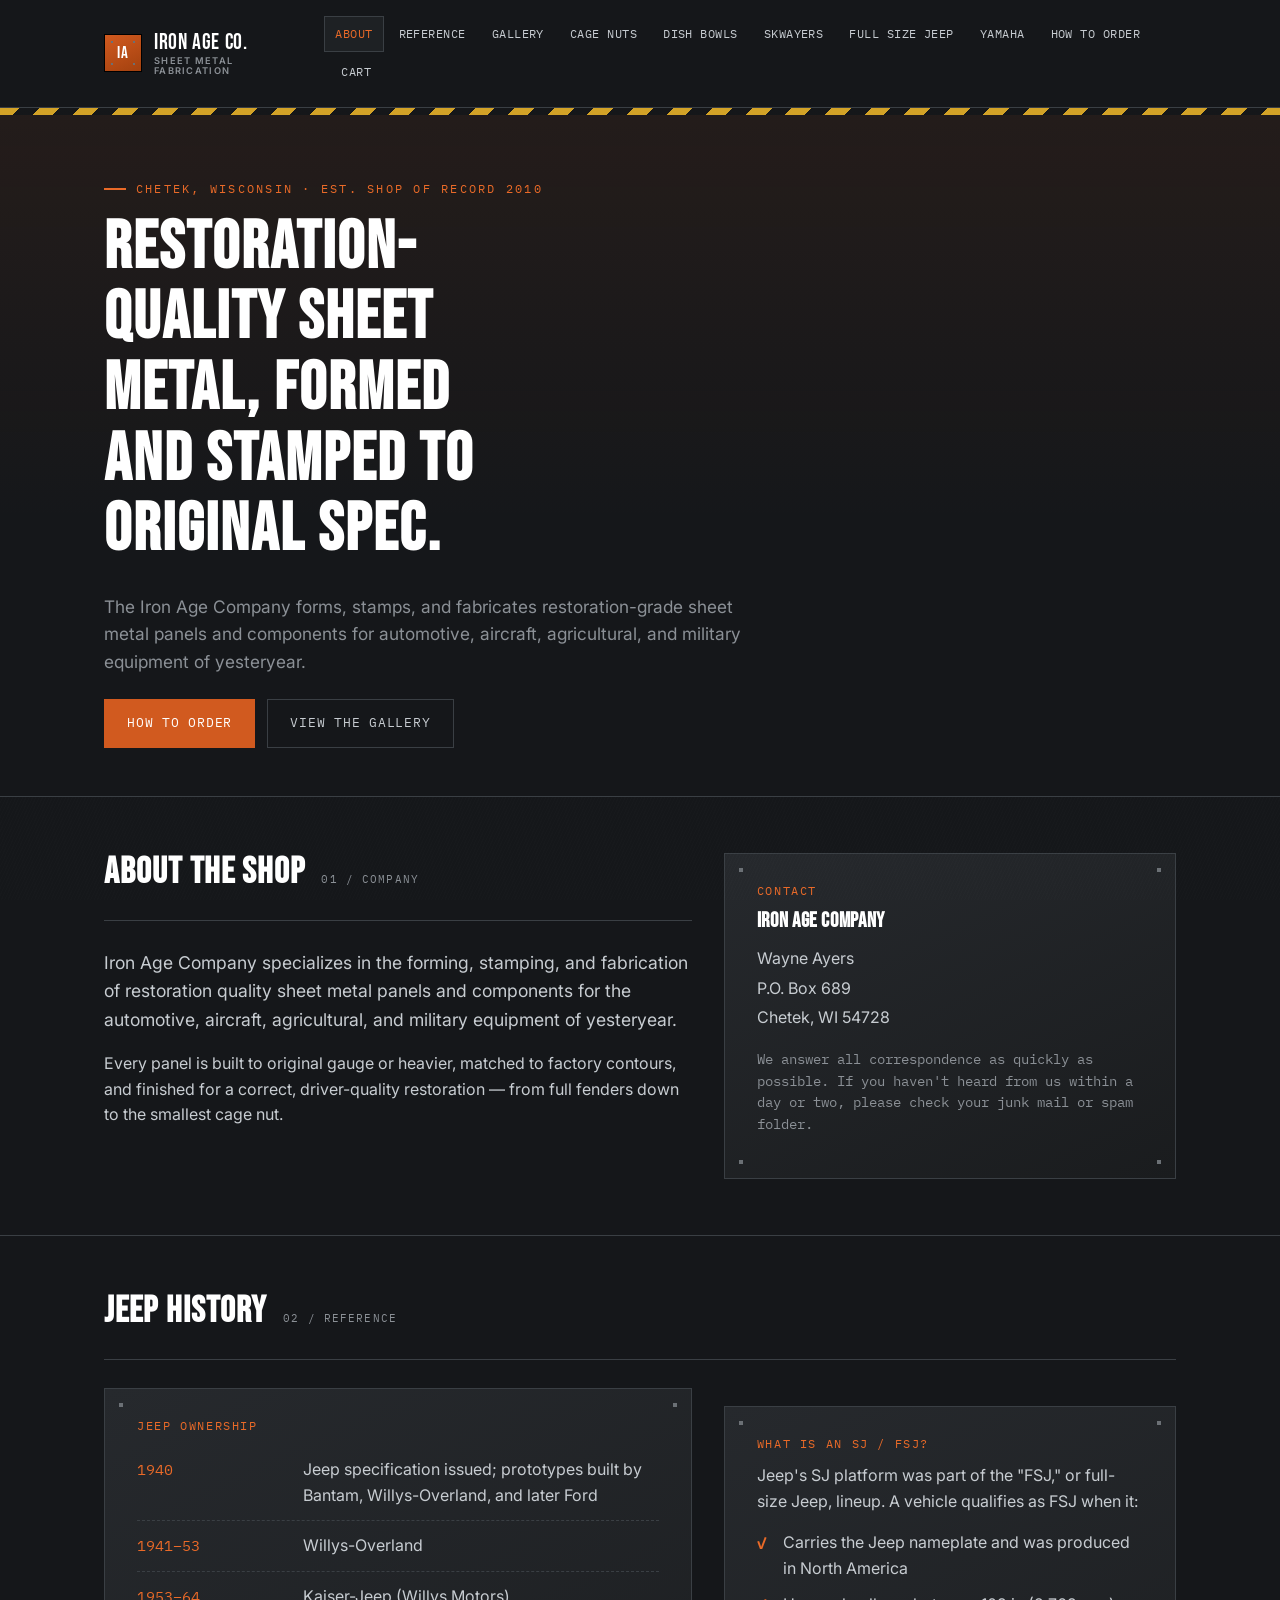
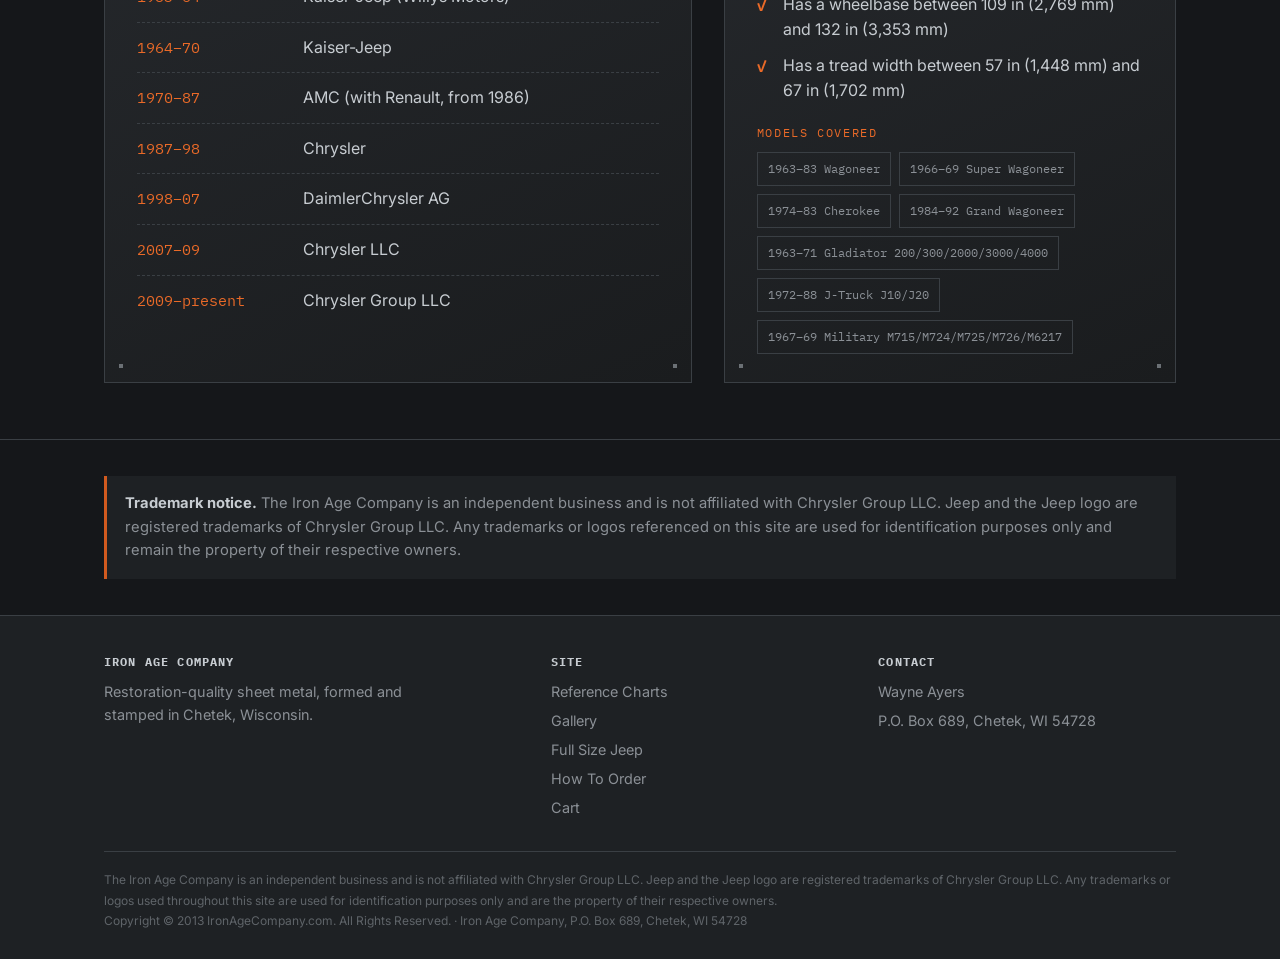
<file: index.html>
<!DOCTYPE html>
<html lang="en">
<head>
<meta charset="UTF-8">
<meta name="viewport" content="width=device-width, initial-scale=1.0">
<title>Iron Age Company — Restoration Sheet Metal, Chetek WI</title>
<link rel="stylesheet" href="css/styles.css">
</head>
<body>

<header class="site">
  <div class="nav-bar">
    <a class="brand" href="index.html" style="text-decoration:none;">
      <span class="mark">IA</span>
      <span class="name">IRON AGE CO.<small>SHEET METAL FABRICATION</small></span>
    </a>
    <button class="nav-toggle" aria-label="Toggle menu" aria-expanded="false">
      <span></span><span></span><span></span>
    </button>
    <nav class="primary">
      <a class="active" href="index.html">About</a>
      <a href="reference.html">Reference</a>
      <a href="gallery.html">Gallery</a>
      <a href="cage-nuts.html">Cage Nuts</a>
      <a href="dish-bowls.html">Dish Bowls</a>
      <a href="skwayers.html">Skwayers</a>
      <a href="full-size-jeep.html">Full Size Jeep</a>
      <a href="yamaha.html">Yamaha</a>
      <a href="how-to-order.html">How To Order</a>
          <a class="cart-link" href="cart.html">Cart<span id="cart-count" class="cart-badge">0</span></a>
    </nav>
  </div>
  <div class="nav-scrim"></div>
</header>

<div class="hazard"></div>

<section class="hero">
  <div class="wrap">
    <div class="eyebrow">Chetek, Wisconsin · Est. shop of record 2010</div>
    <h1>Restoration-quality sheet metal, formed and stamped to original spec.</h1>
    <p class="sub">The Iron Age Company forms, stamps, and fabricates restoration-grade sheet metal panels and components for automotive, aircraft, agricultural, and military equipment of yesteryear.</p>
    <div style="margin-top:24px; display:flex; gap:12px; flex-wrap:wrap;">
      <a class="btn" href="how-to-order.html">How To Order</a>
      <a class="btn ghost" href="gallery.html">View The Gallery</a>
    </div>
  </div>
</section>

<section>
  <div class="wrap grid-2">
    <div>
      <div class="section-head">
        <h2>About The Shop</h2>
        <span class="tag">01 / Company</span>
      </div>
      <p class="lede">Iron Age Company specializes in the forming, stamping, and fabrication of restoration quality sheet metal panels and components for the automotive, aircraft, agricultural, and military equipment of yesteryear.</p>
      <p>Every panel is built to original gauge or heavier, matched to factory contours, and finished for a correct, driver-quality restoration — from full fenders down to the smallest cage nut.</p>
    </div>
    <div class="plate">
      <span class="kicker">Contact</span>
      <h3 style="margin-bottom:14px;">Iron Age Company</h3>
      <p style="margin-bottom:4px;">Wayne Ayers</p>
      <p style="margin-bottom:4px;">P.O. Box 689</p>
      <p style="margin-bottom:18px;">Chetek, WI 54728</p>
      <p class="mono" style="font-size:.85rem; color:var(--steel-dim);">We answer all correspondence as quickly as possible. If you haven't heard from us within a day or two, please check your junk mail or spam folder.</p>
    </div>
  </div>
</section>

<section>
  <div class="wrap">
    <div class="section-head">
      <h2>Jeep History</h2>
      <span class="tag">02 / Reference</span>
    </div>
    <div class="grid-2">
      <div class="plate">
        <span class="kicker">Jeep Ownership</span>
        <ul class="timeline">
          <li><span class="yr">1940</span><span class="who">Jeep specification issued; prototypes built by Bantam, Willys-Overland, and later Ford</span></li>
          <li><span class="yr">1941–53</span><span class="who">Willys-Overland</span></li>
          <li><span class="yr">1953–64</span><span class="who">Kaiser-Jeep (Willys Motors)</span></li>
          <li><span class="yr">1964–70</span><span class="who">Kaiser-Jeep</span></li>
          <li><span class="yr">1970–87</span><span class="who">AMC (with Renault, from 1986)</span></li>
          <li><span class="yr">1987–98</span><span class="who">Chrysler</span></li>
          <li><span class="yr">1998–07</span><span class="who">DaimlerChrysler AG</span></li>
          <li><span class="yr">2007–09</span><span class="who">Chrysler LLC</span></li>
          <li><span class="yr">2009–present</span><span class="who">Chrysler Group LLC</span></li>
        </ul>
      </div>
      <div class="plate">
        <span class="kicker">What Is An SJ / FSJ?</span>
        <p>Jeep's SJ platform was part of the "FSJ," or full-size Jeep, lineup. A vehicle qualifies as FSJ when it:</p>
        <ul class="checklist" style="margin-bottom:20px;">
          <li>Carries the Jeep nameplate and was produced in North America</li>
          <li>Has a wheelbase between 109 in (2,769 mm) and 132 in (3,353 mm)</li>
          <li>Has a tread width between 57 in (1,448 mm) and 67 in (1,702 mm)</li>
        </ul>
        <span class="kicker">Models Covered</span>
        <div class="model-list">
          <span>1963–83 Wagoneer</span>
          <span>1966–69 Super Wagoneer</span>
          <span>1974–83 Cherokee</span>
          <span>1984–92 Grand Wagoneer</span>
          <span>1963–71 Gladiator 200/300/2000/3000/4000</span>
          <span>1972–88 J-Truck J10/J20</span>
          <span>1967–69 Military M715/M724/M725/M726/M6217</span>
        </div>
      </div>
    </div>
  </div>
</section>

<section class="tight">
  <div class="wrap">
    <div class="note">
      <strong>Trademark notice.</strong> The Iron Age Company is an independent business and is not affiliated with Chrysler Group LLC. Jeep and the Jeep logo are registered trademarks of Chrysler Group LLC. Any trademarks or logos referenced on this site are used for identification purposes only and remain the property of their respective owners.
    </div>
  </div>
</section>

<footer class="site">
  <div class="wrap">
    <div class="foot-grid">
      <div>
        <h4>Iron Age Company</h4>
        <p style="color:var(--steel-dim); font-size:.9rem; max-width:34ch;">Restoration-quality sheet metal, formed and stamped in Chetek, Wisconsin.</p>
      </div>
      <div>
        <h4>Site</h4>
        <a href="reference.html">Reference Charts</a>
        <a href="gallery.html">Gallery</a>
        <a href="full-size-jeep.html">Full Size Jeep</a>
        <a href="how-to-order.html">How To Order</a>
        <a href="cart.html">Cart</a>
      </div>
      <div>
        <h4>Contact</h4>
        <a href="index.html">Wayne Ayers</a>
        <a href="index.html">P.O. Box 689, Chetek, WI 54728</a>
      </div>
    </div>
    <div class="fine">
      The Iron Age Company is an independent business and is not affiliated with Chrysler Group LLC. Jeep and the Jeep logo are registered trademarks of Chrysler Group LLC. Any trademarks or logos used throughout this site are used for identification purposes only and are the property of their respective owners.<br>
      Copyright © 2013 IronAgeCompany.com. All Rights Reserved. · Iron Age Company, P.O. Box 689, Chetek, WI 54728
    </div>
  </div>
</footer>

<script src="js/cart.js"></script>
<script src="js/nav.js"></script>
</body>
</html>
</file>
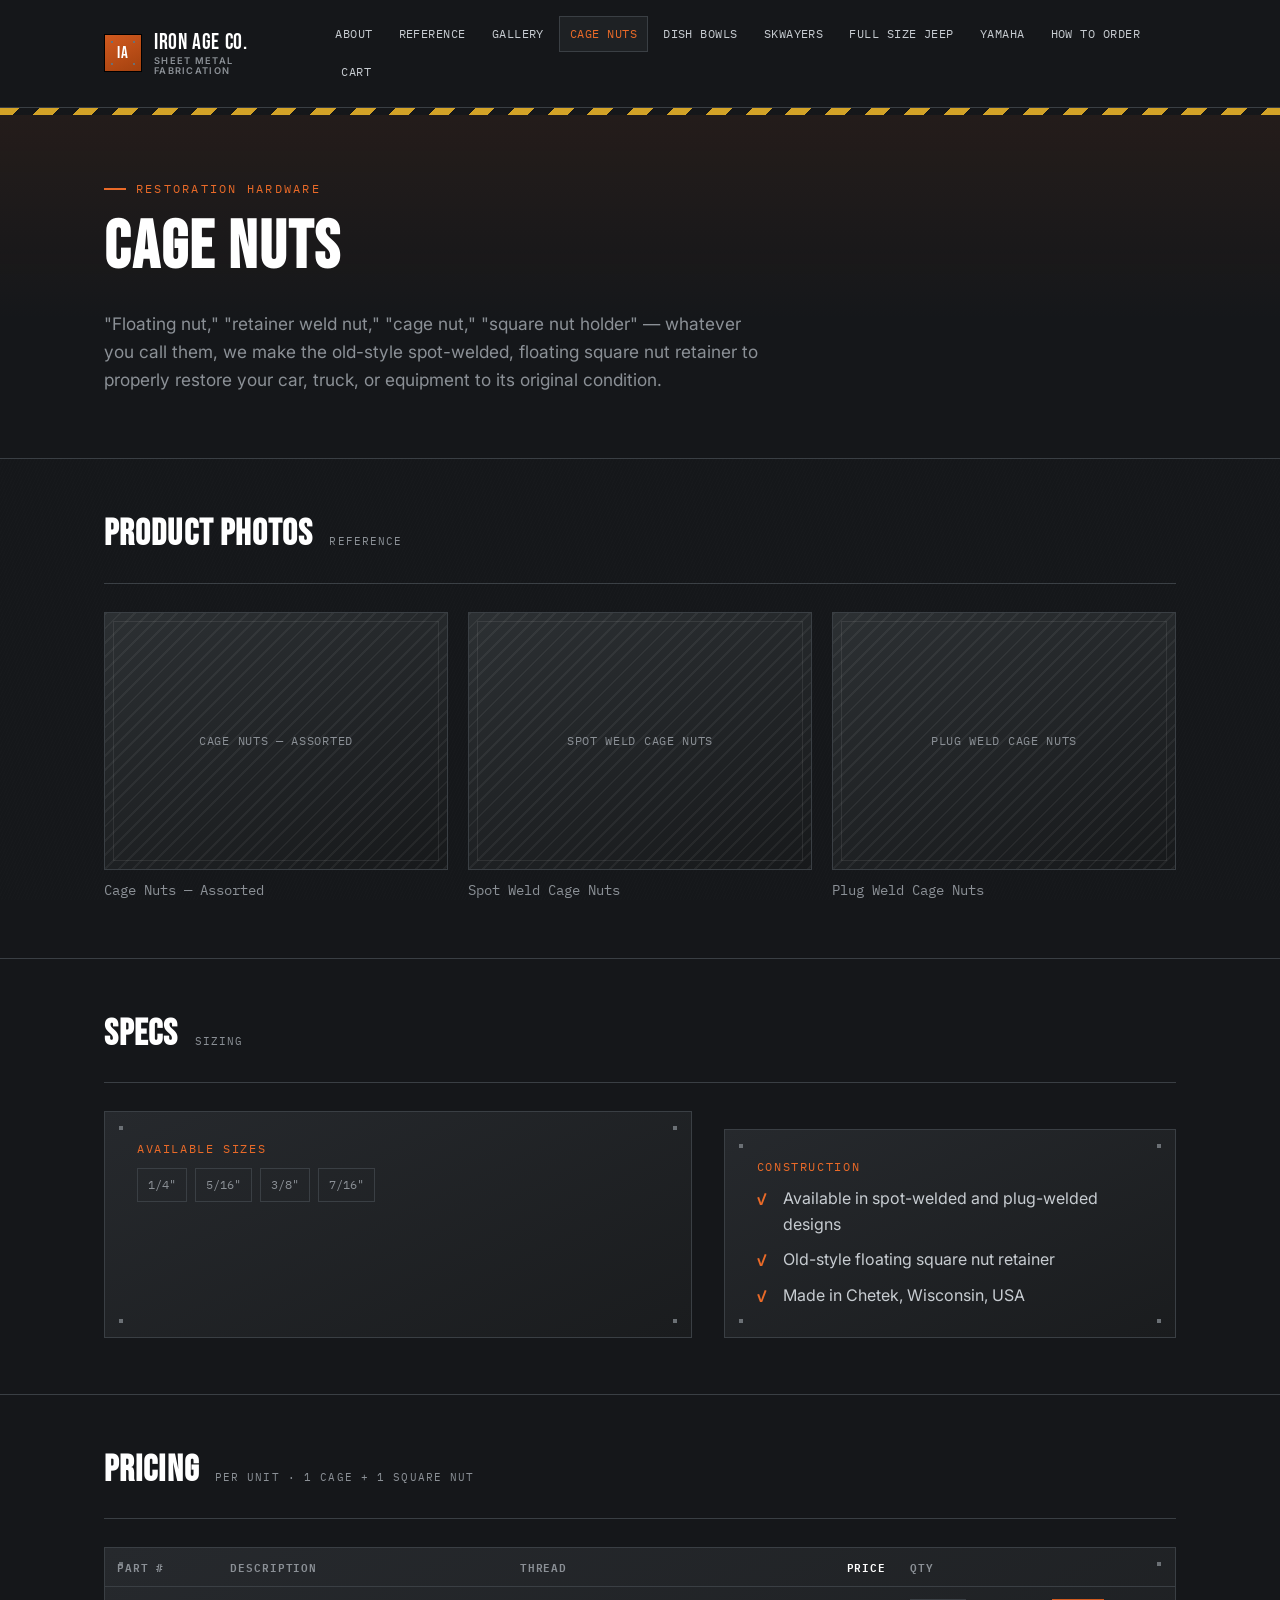
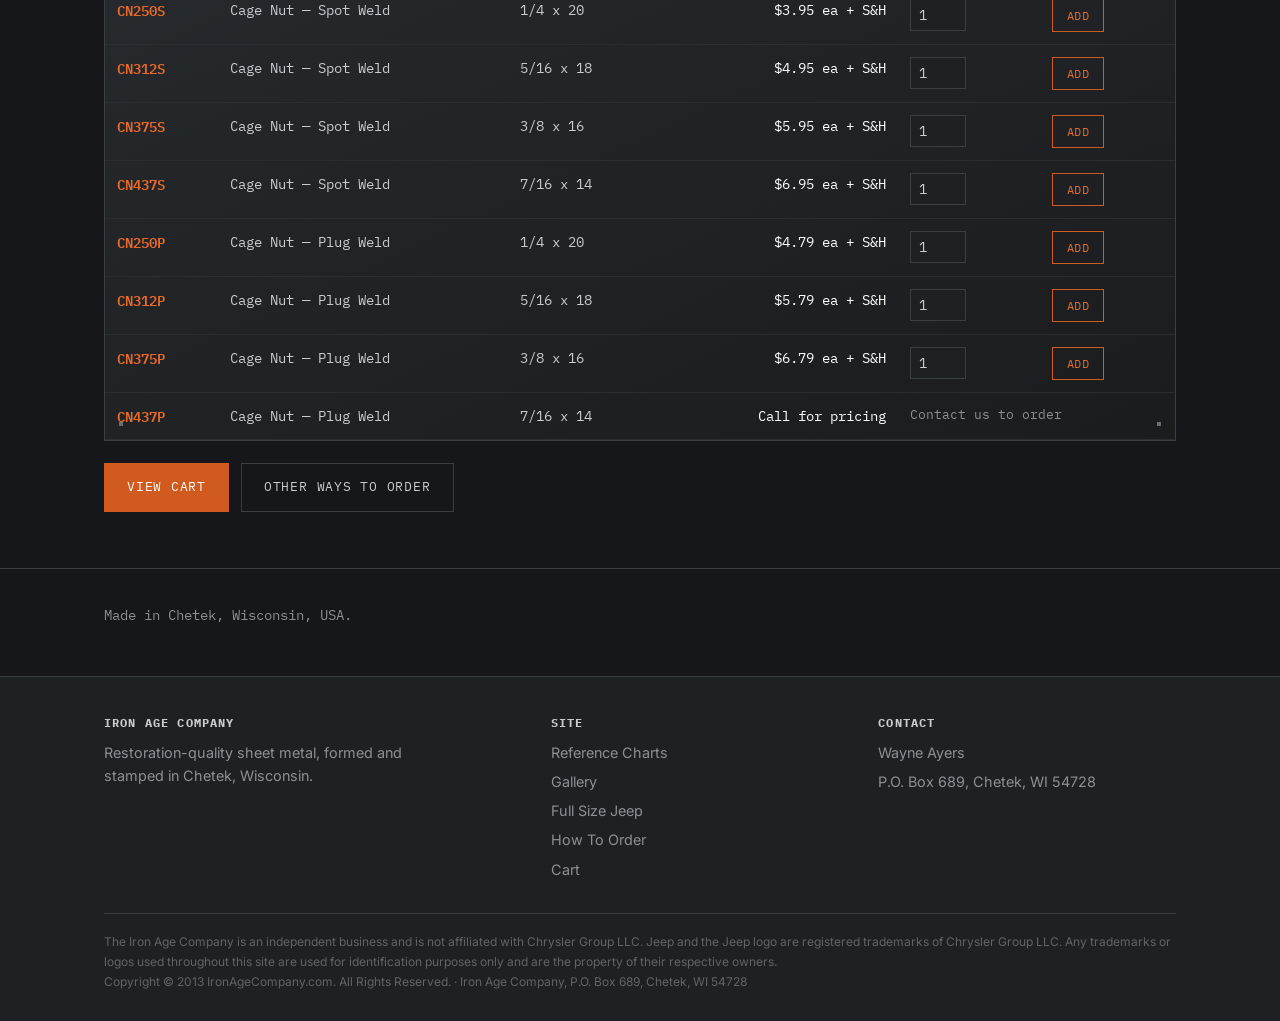
<file: cage-nuts.html>
<!DOCTYPE html>
<html lang="en">
<head>
<meta charset="UTF-8">
<meta name="viewport" content="width=device-width, initial-scale=1.0">
<title>Cage Nuts — Iron Age Company</title>
<link rel="stylesheet" href="css/styles.css">
</head>
<body>

<header class="site">
  <div class="nav-bar">
    <a class="brand" href="index.html" style="text-decoration:none;">
      <span class="mark">IA</span>
      <span class="name">IRON AGE CO.<small>SHEET METAL FABRICATION</small></span>
    </a>
    <button class="nav-toggle" aria-label="Toggle menu" aria-expanded="false">
      <span></span><span></span><span></span>
    </button>
    <nav class="primary">
      <a href="index.html">About</a>
      <a href="reference.html">Reference</a>
      <a href="gallery.html">Gallery</a>
      <a class="active" href="cage-nuts.html">Cage Nuts</a>
      <a href="dish-bowls.html">Dish Bowls</a>
      <a href="skwayers.html">Skwayers</a>
      <a href="full-size-jeep.html">Full Size Jeep</a>
      <a href="yamaha.html">Yamaha</a>
      <a href="how-to-order.html">How To Order</a>
          <a class="cart-link" href="cart.html">Cart<span id="cart-count" class="cart-badge">0</span></a>
    </nav>
  </div>
  <div class="nav-scrim"></div>
</header>

<div class="hazard"></div>

<section class="hero">
  <div class="wrap">
    <div class="eyebrow">Restoration Hardware</div>
    <h1>Cage Nuts</h1>
    <p class="sub">"Floating nut," "retainer weld nut," "cage nut," "square nut holder" — whatever you call them, we make the old-style spot-welded, floating square nut retainer to properly restore your car, truck, or equipment to its original condition.</p>
  </div>
</section>

<section>
  <div class="wrap">
    <div class="section-head">
      <h2>Product Photos</h2>
      <span class="tag">Reference</span>
    </div>
    <div class="grid-3">
      <figure><div class="photo"><span>Cage Nuts — Assorted</span></div><figcaption>Cage Nuts — Assorted</figcaption></figure>
      <figure><div class="photo"><span>Spot Weld Cage Nuts</span></div><figcaption>Spot Weld Cage Nuts</figcaption></figure>
      <figure><div class="photo"><span>Plug Weld Cage Nuts</span></div><figcaption>Plug Weld Cage Nuts</figcaption></figure>
    </div>
  </div>
</section>

<section>
  <div class="wrap">
    <div class="section-head">
      <h2>Specs</h2>
      <span class="tag">Sizing</span>
    </div>
    <div class="grid-2">
      <div class="plate">
        <span class="kicker">Available Sizes</span>
        <div class="model-list">
          <span>1/4"</span><span>5/16"</span><span>3/8"</span><span>7/16"</span>
        </div>
      </div>
      <div class="plate">
        <span class="kicker">Construction</span>
        <ul class="checklist">
          <li>Available in spot-welded and plug-welded designs</li>
          <li>Old-style floating square nut retainer</li>
          <li>Made in Chetek, Wisconsin, USA</li>
        </ul>
      </div>
    </div>
  </div>
</section>

<section>
  <div class="wrap">
    <div class="section-head">
      <h2>Pricing</h2>
      <span class="tag">Per Unit · 1 Cage + 1 Square Nut</span>
    </div>

    <div class="plate" style="padding:0; overflow-x:auto;">
      <table class="spec">
        <thead>
          <tr><th>Part #</th><th>Description</th><th>Thread</th><th class="price">Price</th><th>Qty</th><th></th></tr>
        </thead>
        <tbody>
          <tr>
            <td class="part">CN250S</td><td>Cage Nut — Spot Weld</td><td>1/4 x 20</td><td class="price">$3.95 ea + S&amp;H</td>
            <td><input type="number" min="1" value="1" class="qty-input" data-qty-for="CN250S"></td>
            <td><button type="button" class="btn-add" data-add-to-cart data-id="CN250S" data-name="Cage Nut — Spot Weld, 1/4 x 20" data-price="3.95">Add</button></td>
          </tr>
          <tr>
            <td class="part">CN312S</td><td>Cage Nut — Spot Weld</td><td>5/16 x 18</td><td class="price">$4.95 ea + S&amp;H</td>
            <td><input type="number" min="1" value="1" class="qty-input" data-qty-for="CN312S"></td>
            <td><button type="button" class="btn-add" data-add-to-cart data-id="CN312S" data-name="Cage Nut — Spot Weld, 5/16 x 18" data-price="4.95">Add</button></td>
          </tr>
          <tr>
            <td class="part">CN375S</td><td>Cage Nut — Spot Weld</td><td>3/8 x 16</td><td class="price">$5.95 ea + S&amp;H</td>
            <td><input type="number" min="1" value="1" class="qty-input" data-qty-for="CN375S"></td>
            <td><button type="button" class="btn-add" data-add-to-cart data-id="CN375S" data-name="Cage Nut — Spot Weld, 3/8 x 16" data-price="5.95">Add</button></td>
          </tr>
          <tr>
            <td class="part">CN437S</td><td>Cage Nut — Spot Weld</td><td>7/16 x 14</td><td class="price">$6.95 ea + S&amp;H</td>
            <td><input type="number" min="1" value="1" class="qty-input" data-qty-for="CN437S"></td>
            <td><button type="button" class="btn-add" data-add-to-cart data-id="CN437S" data-name="Cage Nut — Spot Weld, 7/16 x 14" data-price="6.95">Add</button></td>
          </tr>
          <tr>
            <td class="part">CN250P</td><td>Cage Nut — Plug Weld</td><td>1/4 x 20</td><td class="price">$4.79 ea + S&amp;H</td>
            <td><input type="number" min="1" value="1" class="qty-input" data-qty-for="CN250P"></td>
            <td><button type="button" class="btn-add" data-add-to-cart data-id="CN250P" data-name="Cage Nut — Plug Weld, 1/4 x 20" data-price="4.79">Add</button></td>
          </tr>
          <tr>
            <td class="part">CN312P</td><td>Cage Nut — Plug Weld</td><td>5/16 x 18</td><td class="price">$5.79 ea + S&amp;H</td>
            <td><input type="number" min="1" value="1" class="qty-input" data-qty-for="CN312P"></td>
            <td><button type="button" class="btn-add" data-add-to-cart data-id="CN312P" data-name="Cage Nut — Plug Weld, 5/16 x 18" data-price="5.79">Add</button></td>
          </tr>
          <tr>
            <td class="part">CN375P</td><td>Cage Nut — Plug Weld</td><td>3/8 x 16</td><td class="price">$6.79 ea + S&amp;H</td>
            <td><input type="number" min="1" value="1" class="qty-input" data-qty-for="CN375P"></td>
            <td><button type="button" class="btn-add" data-add-to-cart data-id="CN375P" data-name="Cage Nut — Plug Weld, 3/8 x 16" data-price="6.79">Add</button></td>
          </tr>
          <tr>
            <td class="part">CN437P</td><td>Cage Nut — Plug Weld</td><td>7/16 x 14</td><td class="price">Call for pricing</td>
            <td colspan="2" class="mono" style="color:var(--steel-dim); font-size:.8rem;">Contact us to order</td>
          </tr>
        </tbody>
      </table>
    </div>

    <div style="margin-top:22px; display:flex; gap:12px; flex-wrap:wrap;">
      <a class="btn" href="cart.html">View Cart</a>
      <a class="btn ghost" href="how-to-order.html">Other Ways To Order</a>
    </div>
  </div>
</section>

<section class="tight">
  <div class="wrap">
    <p class="mono" style="color:var(--steel-dim); font-size:.85rem;">Made in Chetek, Wisconsin, USA.</p>
  </div>
</section>

<footer class="site">
  <div class="wrap">
    <div class="foot-grid">
      <div>
        <h4>Iron Age Company</h4>
        <p style="color:var(--steel-dim); font-size:.9rem; max-width:34ch;">Restoration-quality sheet metal, formed and stamped in Chetek, Wisconsin.</p>
      </div>
      <div>
        <h4>Site</h4>
        <a href="reference.html">Reference Charts</a>
        <a href="gallery.html">Gallery</a>
        <a href="full-size-jeep.html">Full Size Jeep</a>
        <a href="how-to-order.html">How To Order</a>
        <a href="cart.html">Cart</a>
      </div>
      <div>
        <h4>Contact</h4>
        <a href="index.html">Wayne Ayers</a>
        <a href="index.html">P.O. Box 689, Chetek, WI 54728</a>
      </div>
    </div>
    <div class="fine">
      The Iron Age Company is an independent business and is not affiliated with Chrysler Group LLC. Jeep and the Jeep logo are registered trademarks of Chrysler Group LLC. Any trademarks or logos used throughout this site are used for identification purposes only and are the property of their respective owners.<br>
      Copyright © 2013 IronAgeCompany.com. All Rights Reserved. · Iron Age Company, P.O. Box 689, Chetek, WI 54728
    </div>
  </div>
</footer>

<script src="js/cart.js"></script>
<script src="js/nav.js"></script>
</body>
</html>
</file>
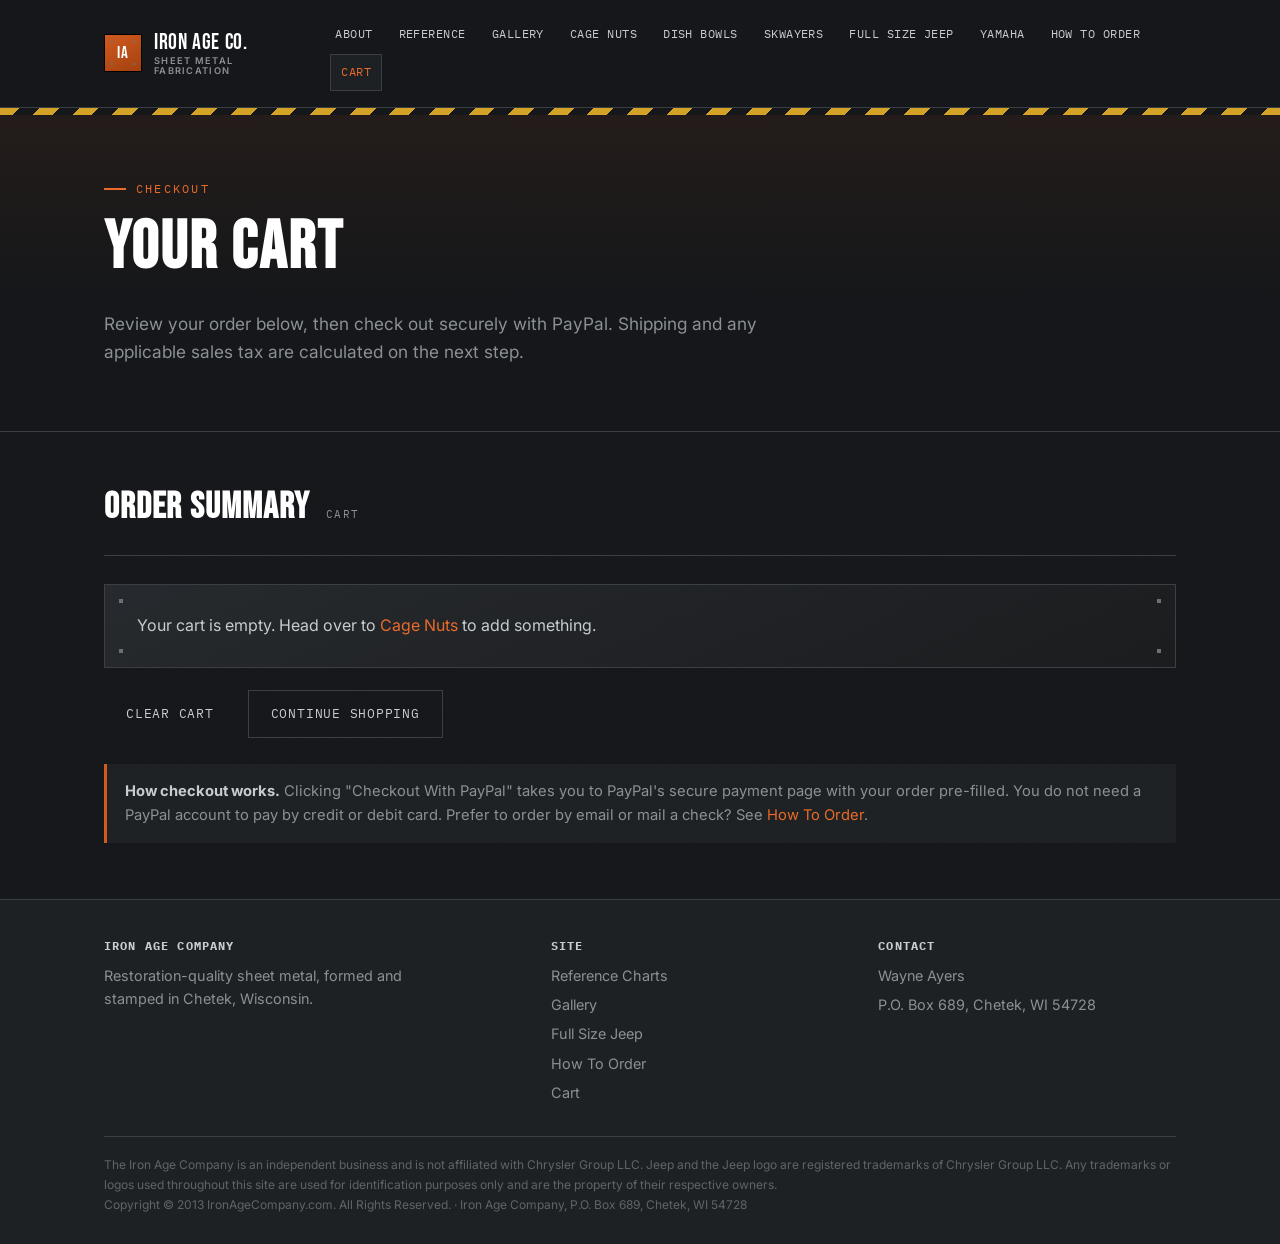
<file: cart.html>
<!DOCTYPE html>
<html lang="en">
<head>
<meta charset="UTF-8">
<meta name="viewport" content="width=device-width, initial-scale=1.0">
<title>Your Cart — Iron Age Company</title>
<link rel="stylesheet" href="css/styles.css">
</head>
<body>

<header class="site">
  <div class="nav-bar">
    <a class="brand" href="index.html" style="text-decoration:none;">
      <span class="mark">IA</span>
      <span class="name">IRON AGE CO.<small>SHEET METAL FABRICATION</small></span>
    </a>
    <button class="nav-toggle" aria-label="Toggle menu" aria-expanded="false">
      <span></span><span></span><span></span>
    </button>
    <nav class="primary">
      <a href="index.html">About</a>
      <a href="reference.html">Reference</a>
      <a href="gallery.html">Gallery</a>
      <a href="cage-nuts.html">Cage Nuts</a>
      <a href="dish-bowls.html">Dish Bowls</a>
      <a href="skwayers.html">Skwayers</a>
      <a href="full-size-jeep.html">Full Size Jeep</a>
      <a href="yamaha.html">Yamaha</a>
      <a href="how-to-order.html">How To Order</a>
      <a class="cart-link active" href="cart.html">Cart<span id="cart-count" class="cart-badge">0</span></a>
    </nav>
  </div>
  <div class="nav-scrim"></div>
</header>

<div class="hazard"></div>

<section class="hero">
  <div class="wrap">
    <div class="eyebrow">Checkout</div>
    <h1>Your Cart</h1>
    <p class="sub">Review your order below, then check out securely with PayPal. Shipping and any applicable sales tax are calculated on the next step.</p>
  </div>
</section>

<section>
  <div class="wrap">
    <div class="section-head">
      <h2>Order Summary</h2>
      <span class="tag">Cart</span>
    </div>

    <div id="cart-page"><!-- populated by js/cart.js --></div>

    <div style="margin-top:22px; display:flex; gap:12px; flex-wrap:wrap; align-items:center;">
      <button id="checkout-btn" class="btn" type="button" style="border:none; cursor:pointer; display:none;">Checkout With PayPal</button>
      <button id="clear-cart-btn" class="btn ghost" type="button" style="border:none; cursor:pointer;">Clear Cart</button>
      <a class="btn ghost" href="cage-nuts.html">Continue Shopping</a>
    </div>

    <div class="note" style="margin-top:26px;">
      <strong>How checkout works.</strong> Clicking "Checkout With PayPal" takes you to PayPal's secure payment page with your order pre-filled. You do not need a PayPal account to pay by credit or debit card. Prefer to order by email or mail a check? See <a href="how-to-order.html">How To Order</a>.
    </div>
  </div>
</section>

<footer class="site">
  <div class="wrap">
    <div class="foot-grid">
      <div>
        <h4>Iron Age Company</h4>
        <p style="color:var(--steel-dim); font-size:.9rem; max-width:34ch;">Restoration-quality sheet metal, formed and stamped in Chetek, Wisconsin.</p>
      </div>
      <div>
        <h4>Site</h4>
        <a href="reference.html">Reference Charts</a>
        <a href="gallery.html">Gallery</a>
        <a href="full-size-jeep.html">Full Size Jeep</a>
        <a href="how-to-order.html">How To Order</a>
        <a href="cart.html">Cart</a>
      </div>
      <div>
        <h4>Contact</h4>
        <a href="index.html">Wayne Ayers</a>
        <a href="index.html">P.O. Box 689, Chetek, WI 54728</a>
      </div>
    </div>
    <div class="fine">
      The Iron Age Company is an independent business and is not affiliated with Chrysler Group LLC. Jeep and the Jeep logo are registered trademarks of Chrysler Group LLC. Any trademarks or logos used throughout this site are used for identification purposes only and are the property of their respective owners.<br>
      Copyright © 2013 IronAgeCompany.com. All Rights Reserved. · Iron Age Company, P.O. Box 689, Chetek, WI 54728
    </div>
  </div>
</footer>

<script src="js/cart.js"></script>
<script src="js/nav.js"></script>
</body>
</html>
</file>
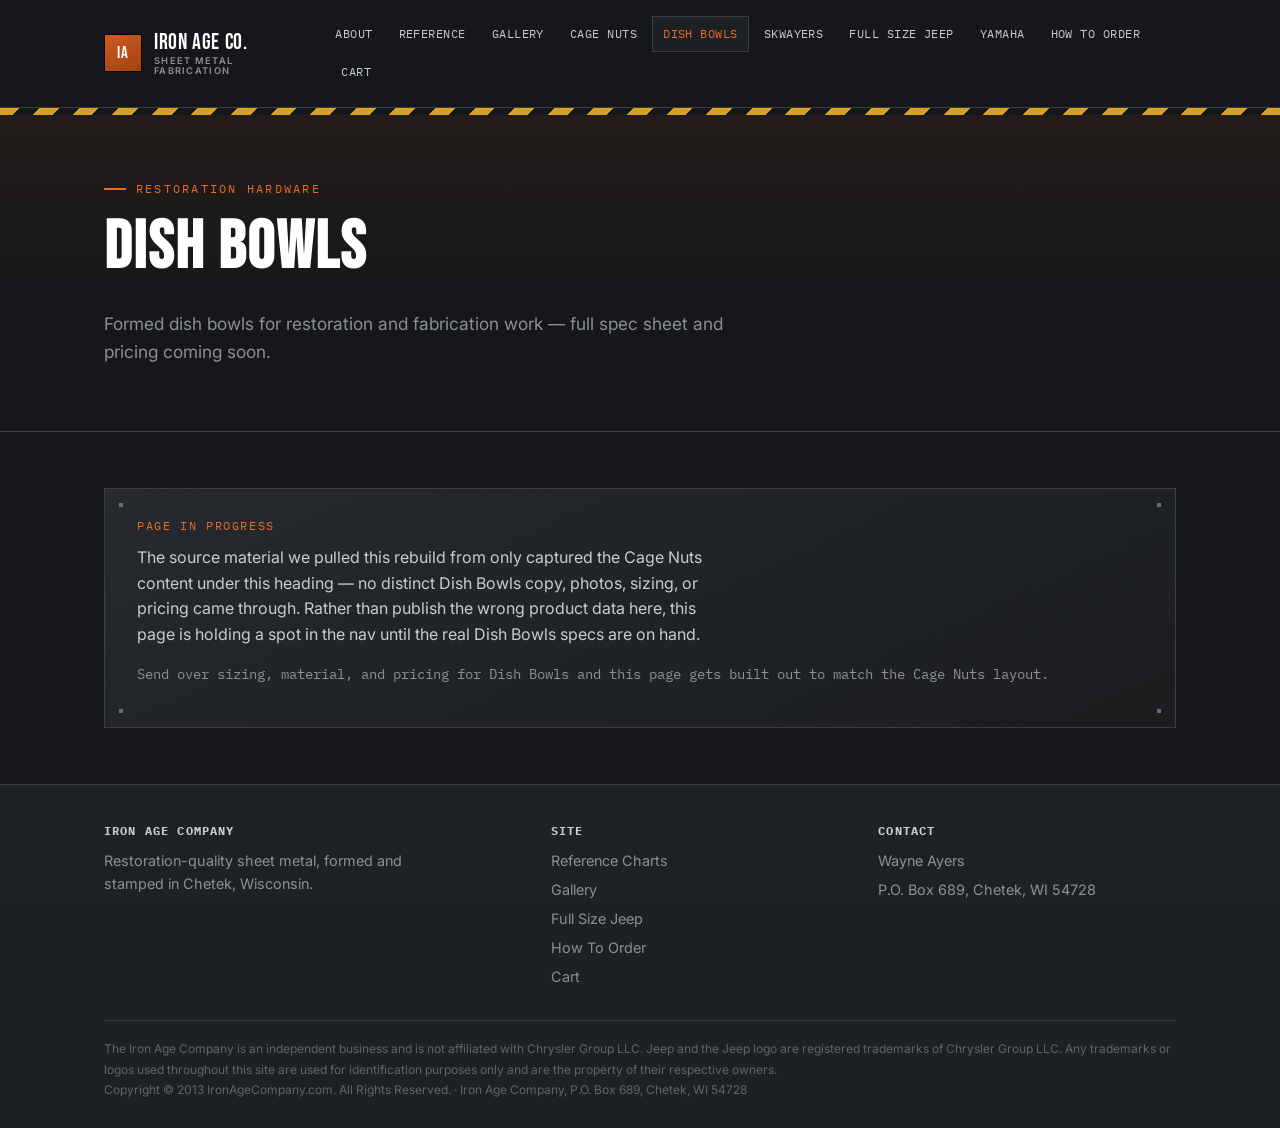
<file: dish-bowls.html>
<!DOCTYPE html>
<html lang="en">
<head>
<meta charset="UTF-8">
<meta name="viewport" content="width=device-width, initial-scale=1.0">
<title>Dish Bowls — Iron Age Company</title>
<link rel="stylesheet" href="css/styles.css">
</head>
<body>

<header class="site">
  <div class="nav-bar">
    <a class="brand" href="index.html" style="text-decoration:none;">
      <span class="mark">IA</span>
      <span class="name">IRON AGE CO.<small>SHEET METAL FABRICATION</small></span>
    </a>
    <button class="nav-toggle" aria-label="Toggle menu" aria-expanded="false">
      <span></span><span></span><span></span>
    </button>
    <nav class="primary">
      <a href="index.html">About</a>
      <a href="reference.html">Reference</a>
      <a href="gallery.html">Gallery</a>
      <a href="cage-nuts.html">Cage Nuts</a>
      <a class="active" href="dish-bowls.html">Dish Bowls</a>
      <a href="skwayers.html">Skwayers</a>
      <a href="full-size-jeep.html">Full Size Jeep</a>
      <a href="yamaha.html">Yamaha</a>
      <a href="how-to-order.html">How To Order</a>
          <a class="cart-link" href="cart.html">Cart<span id="cart-count" class="cart-badge">0</span></a>
    </nav>
  </div>
  <div class="nav-scrim"></div>
</header>

<div class="hazard"></div>

<section class="hero">
  <div class="wrap">
    <div class="eyebrow">Restoration Hardware</div>
    <h1>Dish Bowls</h1>
    <p class="sub">Formed dish bowls for restoration and fabrication work — full spec sheet and pricing coming soon.</p>
  </div>
</section>

<section>
  <div class="wrap">
    <div class="plate">
      <span class="kicker">Page In Progress</span>
      <p style="max-width:60ch;">The source material we pulled this rebuild from only captured the Cage Nuts content under this heading — no distinct Dish Bowls copy, photos, sizing, or pricing came through. Rather than publish the wrong product data here, this page is holding a spot in the nav until the real Dish Bowls specs are on hand.</p>
      <p class="mono" style="color:var(--steel-dim); font-size:.85rem; margin-top:16px;">Send over sizing, material, and pricing for Dish Bowls and this page gets built out to match the Cage Nuts layout.</p>
    </div>
  </div>
</section>

<footer class="site">
  <div class="wrap">
    <div class="foot-grid">
      <div>
        <h4>Iron Age Company</h4>
        <p style="color:var(--steel-dim); font-size:.9rem; max-width:34ch;">Restoration-quality sheet metal, formed and stamped in Chetek, Wisconsin.</p>
      </div>
      <div>
        <h4>Site</h4>
        <a href="reference.html">Reference Charts</a>
        <a href="gallery.html">Gallery</a>
        <a href="full-size-jeep.html">Full Size Jeep</a>
        <a href="how-to-order.html">How To Order</a>
        <a href="cart.html">Cart</a>
      </div>
      <div>
        <h4>Contact</h4>
        <a href="index.html">Wayne Ayers</a>
        <a href="index.html">P.O. Box 689, Chetek, WI 54728</a>
      </div>
    </div>
    <div class="fine">
      The Iron Age Company is an independent business and is not affiliated with Chrysler Group LLC. Jeep and the Jeep logo are registered trademarks of Chrysler Group LLC. Any trademarks or logos used throughout this site are used for identification purposes only and are the property of their respective owners.<br>
      Copyright © 2013 IronAgeCompany.com. All Rights Reserved. · Iron Age Company, P.O. Box 689, Chetek, WI 54728
    </div>
  </div>
</footer>

<script src="js/cart.js"></script>
<script src="js/nav.js"></script>
</body>
</html>
</file>
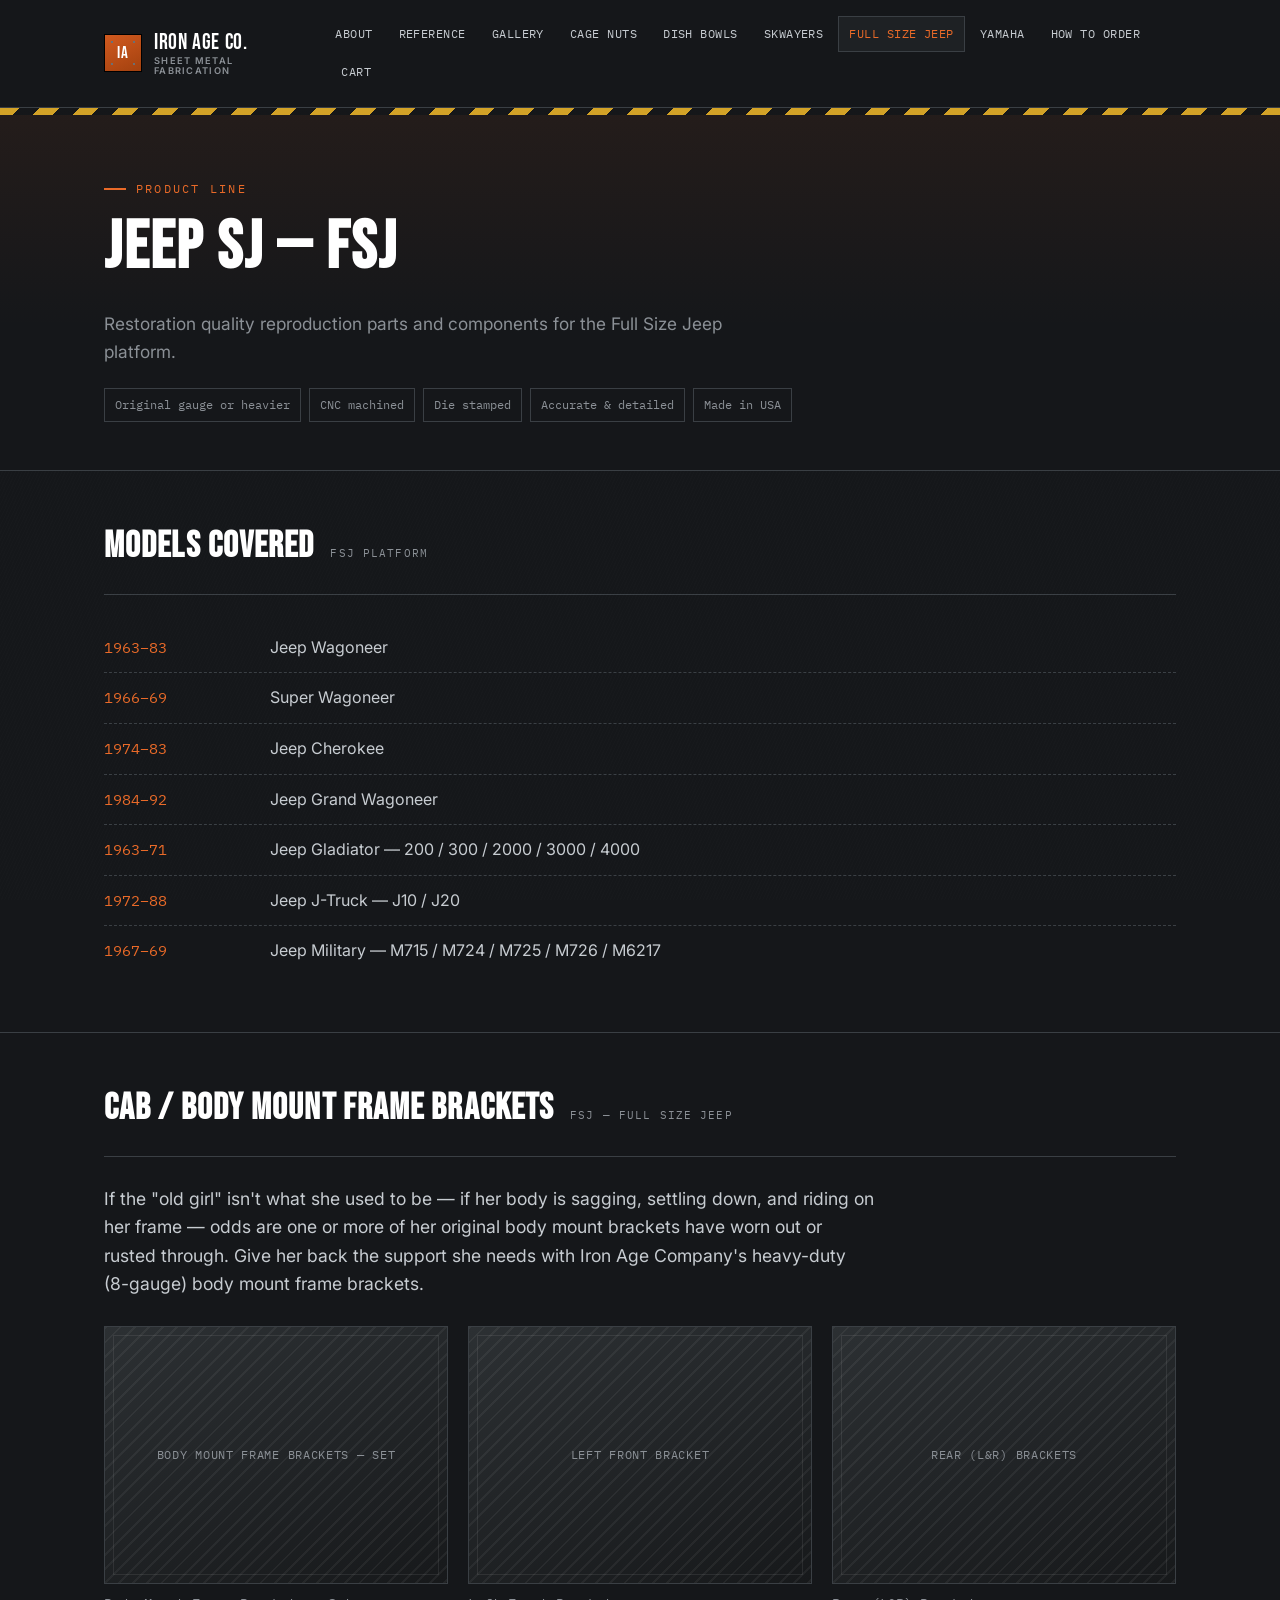
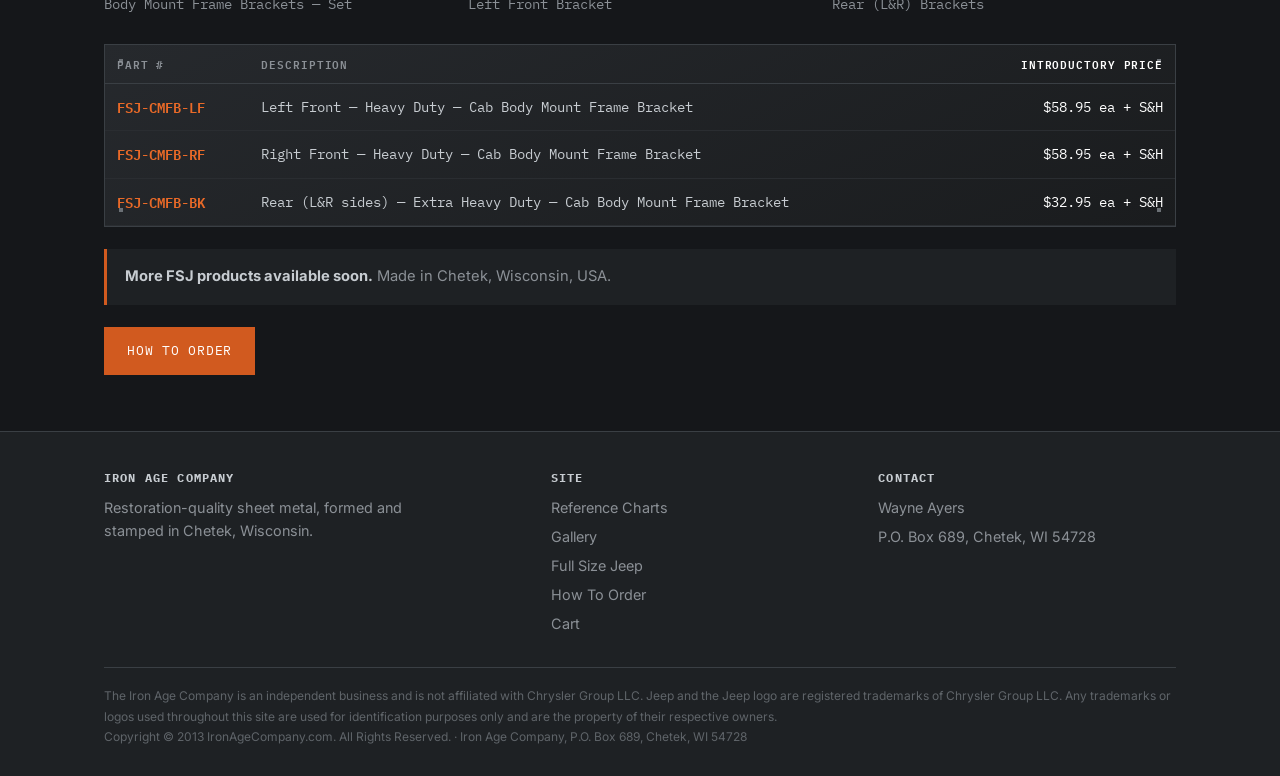
<file: full-size-jeep.html>
<!DOCTYPE html>
<html lang="en">
<head>
<meta charset="UTF-8">
<meta name="viewport" content="width=device-width, initial-scale=1.0">
<title>Full Size Jeep (FSJ) — Iron Age Company</title>
<link rel="stylesheet" href="css/styles.css">
</head>
<body>

<header class="site">
  <div class="nav-bar">
    <a class="brand" href="index.html" style="text-decoration:none;">
      <span class="mark">IA</span>
      <span class="name">IRON AGE CO.<small>SHEET METAL FABRICATION</small></span>
    </a>
    <button class="nav-toggle" aria-label="Toggle menu" aria-expanded="false">
      <span></span><span></span><span></span>
    </button>
    <nav class="primary">
      <a href="index.html">About</a>
      <a href="reference.html">Reference</a>
      <a href="gallery.html">Gallery</a>
      <a href="cage-nuts.html">Cage Nuts</a>
      <a href="dish-bowls.html">Dish Bowls</a>
      <a href="skwayers.html">Skwayers</a>
      <a class="active" href="full-size-jeep.html">Full Size Jeep</a>
      <a href="yamaha.html">Yamaha</a>
      <a href="how-to-order.html">How To Order</a>
          <a class="cart-link" href="cart.html">Cart<span id="cart-count" class="cart-badge">0</span></a>
    </nav>
  </div>
  <div class="nav-scrim"></div>
</header>

<div class="hazard"></div>

<section class="hero">
  <div class="wrap">
    <div class="eyebrow">Product Line</div>
    <h1>Jeep SJ — FSJ</h1>
    <p class="sub">Restoration quality reproduction parts and components for the Full Size Jeep platform.</p>
    <div class="model-list" style="margin-top:22px;">
      <span>Original gauge or heavier</span>
      <span>CNC machined</span>
      <span>Die stamped</span>
      <span>Accurate &amp; detailed</span>
      <span>Made in USA</span>
    </div>
  </div>
</section>

<section>
  <div class="wrap">
    <div class="section-head">
      <h2>Models Covered</h2>
      <span class="tag">FSJ Platform</span>
    </div>
    <ul class="timeline">
      <li><span class="yr">1963–83</span><span class="who">Jeep Wagoneer</span></li>
      <li><span class="yr">1966–69</span><span class="who">Super Wagoneer</span></li>
      <li><span class="yr">1974–83</span><span class="who">Jeep Cherokee</span></li>
      <li><span class="yr">1984–92</span><span class="who">Jeep Grand Wagoneer</span></li>
      <li><span class="yr">1963–71</span><span class="who">Jeep Gladiator — 200 / 300 / 2000 / 3000 / 4000</span></li>
      <li><span class="yr">1972–88</span><span class="who">Jeep J-Truck — J10 / J20</span></li>
      <li><span class="yr">1967–69</span><span class="who">Jeep Military — M715 / M724 / M725 / M726 / M6217</span></li>
    </ul>
  </div>
</section>

<section>
  <div class="wrap">
    <div class="section-head">
      <h2>Cab / Body Mount Frame Brackets</h2>
      <span class="tag">FSJ — Full Size Jeep</span>
    </div>
    <p class="lede">If the "old girl" isn't what she used to be — if her body is sagging, settling down, and riding on her frame — odds are one or more of her original body mount brackets have worn out or rusted through. Give her back the support she needs with Iron Age Company's heavy-duty (8-gauge) body mount frame brackets.</p>

    <div class="grid-3" style="margin-top:28px;">
      <figure><div class="photo"><span>Body Mount Frame Brackets — Set</span></div><figcaption>Body Mount Frame Brackets — Set</figcaption></figure>
      <figure><div class="photo"><span>Left Front Bracket</span></div><figcaption>Left Front Bracket</figcaption></figure>
      <figure><div class="photo"><span>Rear (L&amp;R) Brackets</span></div><figcaption>Rear (L&amp;R) Brackets</figcaption></figure>
    </div>

    <div class="plate" style="padding:0; overflow-x:auto; margin-top:28px;">
      <table class="spec">
        <thead>
          <tr><th>Part #</th><th>Description</th><th class="price">Introductory Price</th></tr>
        </thead>
        <tbody>
          <tr>
            <td class="part">FSJ-CMFB-LF</td>
            <td>Left Front — Heavy Duty — Cab Body Mount Frame Bracket</td>
            <td class="price">$58.95 ea + S&amp;H</td>
          </tr>
          <tr>
            <td class="part">FSJ-CMFB-RF</td>
            <td>Right Front — Heavy Duty — Cab Body Mount Frame Bracket</td>
            <td class="price">$58.95 ea + S&amp;H</td>
          </tr>
          <tr>
            <td class="part">FSJ-CMFB-BK</td>
            <td>Rear (L&amp;R sides) — Extra Heavy Duty — Cab Body Mount Frame Bracket</td>
            <td class="price">$32.95 ea + S&amp;H</td>
          </tr>
        </tbody>
      </table>
    </div>

    <div class="note" style="margin-top:22px;">
      <strong>More FSJ products available soon.</strong> Made in Chetek, Wisconsin, USA.
    </div>

    <div style="margin-top:22px;">
      <a class="btn" href="how-to-order.html">How To Order</a>
    </div>
  </div>
</section>

<footer class="site">
  <div class="wrap">
    <div class="foot-grid">
      <div>
        <h4>Iron Age Company</h4>
        <p style="color:var(--steel-dim); font-size:.9rem; max-width:34ch;">Restoration-quality sheet metal, formed and stamped in Chetek, Wisconsin.</p>
      </div>
      <div>
        <h4>Site</h4>
        <a href="reference.html">Reference Charts</a>
        <a href="gallery.html">Gallery</a>
        <a href="full-size-jeep.html">Full Size Jeep</a>
        <a href="how-to-order.html">How To Order</a>
        <a href="cart.html">Cart</a>
      </div>
      <div>
        <h4>Contact</h4>
        <a href="index.html">Wayne Ayers</a>
        <a href="index.html">P.O. Box 689, Chetek, WI 54728</a>
      </div>
    </div>
    <div class="fine">
      The Iron Age Company is an independent business and is not affiliated with Chrysler Group LLC. Jeep and the Jeep logo are registered trademarks of Chrysler Group LLC. Any trademarks or logos used throughout this site are used for identification purposes only and are the property of their respective owners.<br>
      Copyright © 2013 IronAgeCompany.com. All Rights Reserved. · Iron Age Company, P.O. Box 689, Chetek, WI 54728
    </div>
  </div>
</footer>

<script src="js/cart.js"></script>
<script src="js/nav.js"></script>
</body>
</html>
</file>
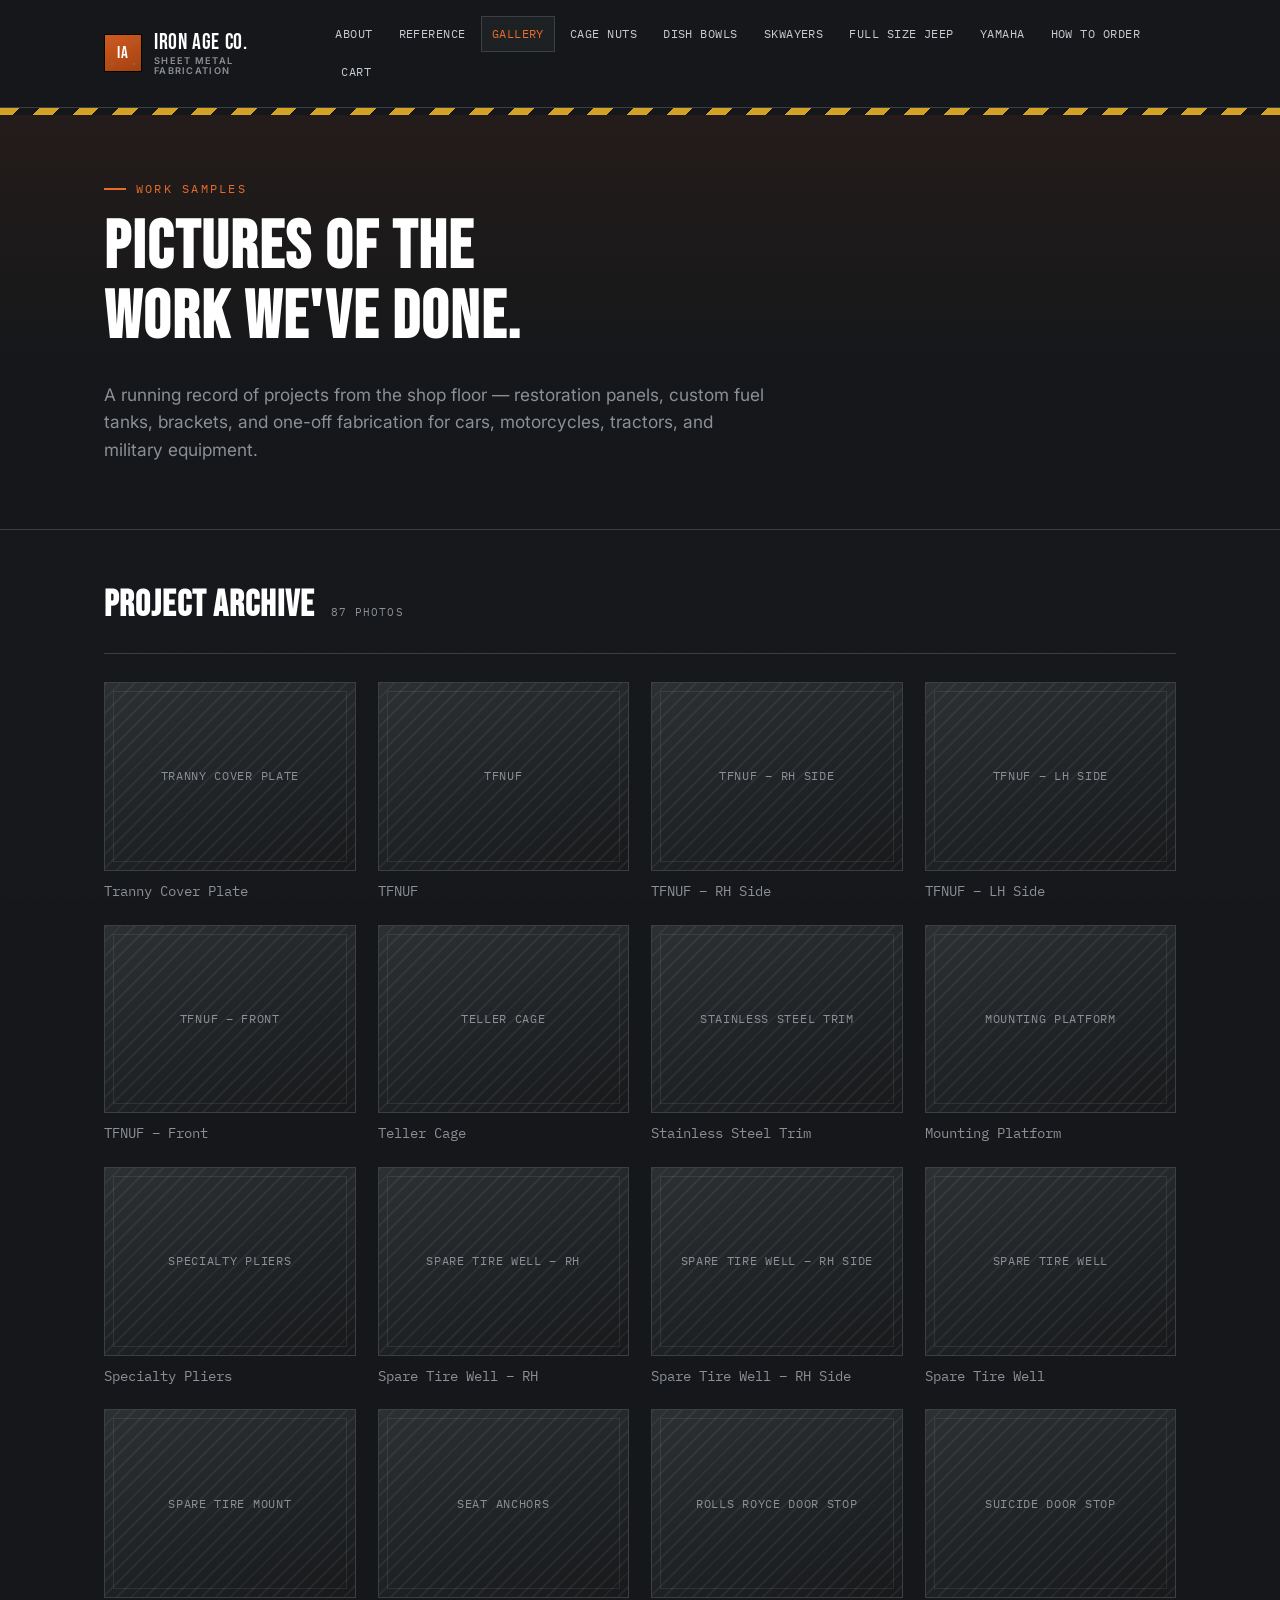
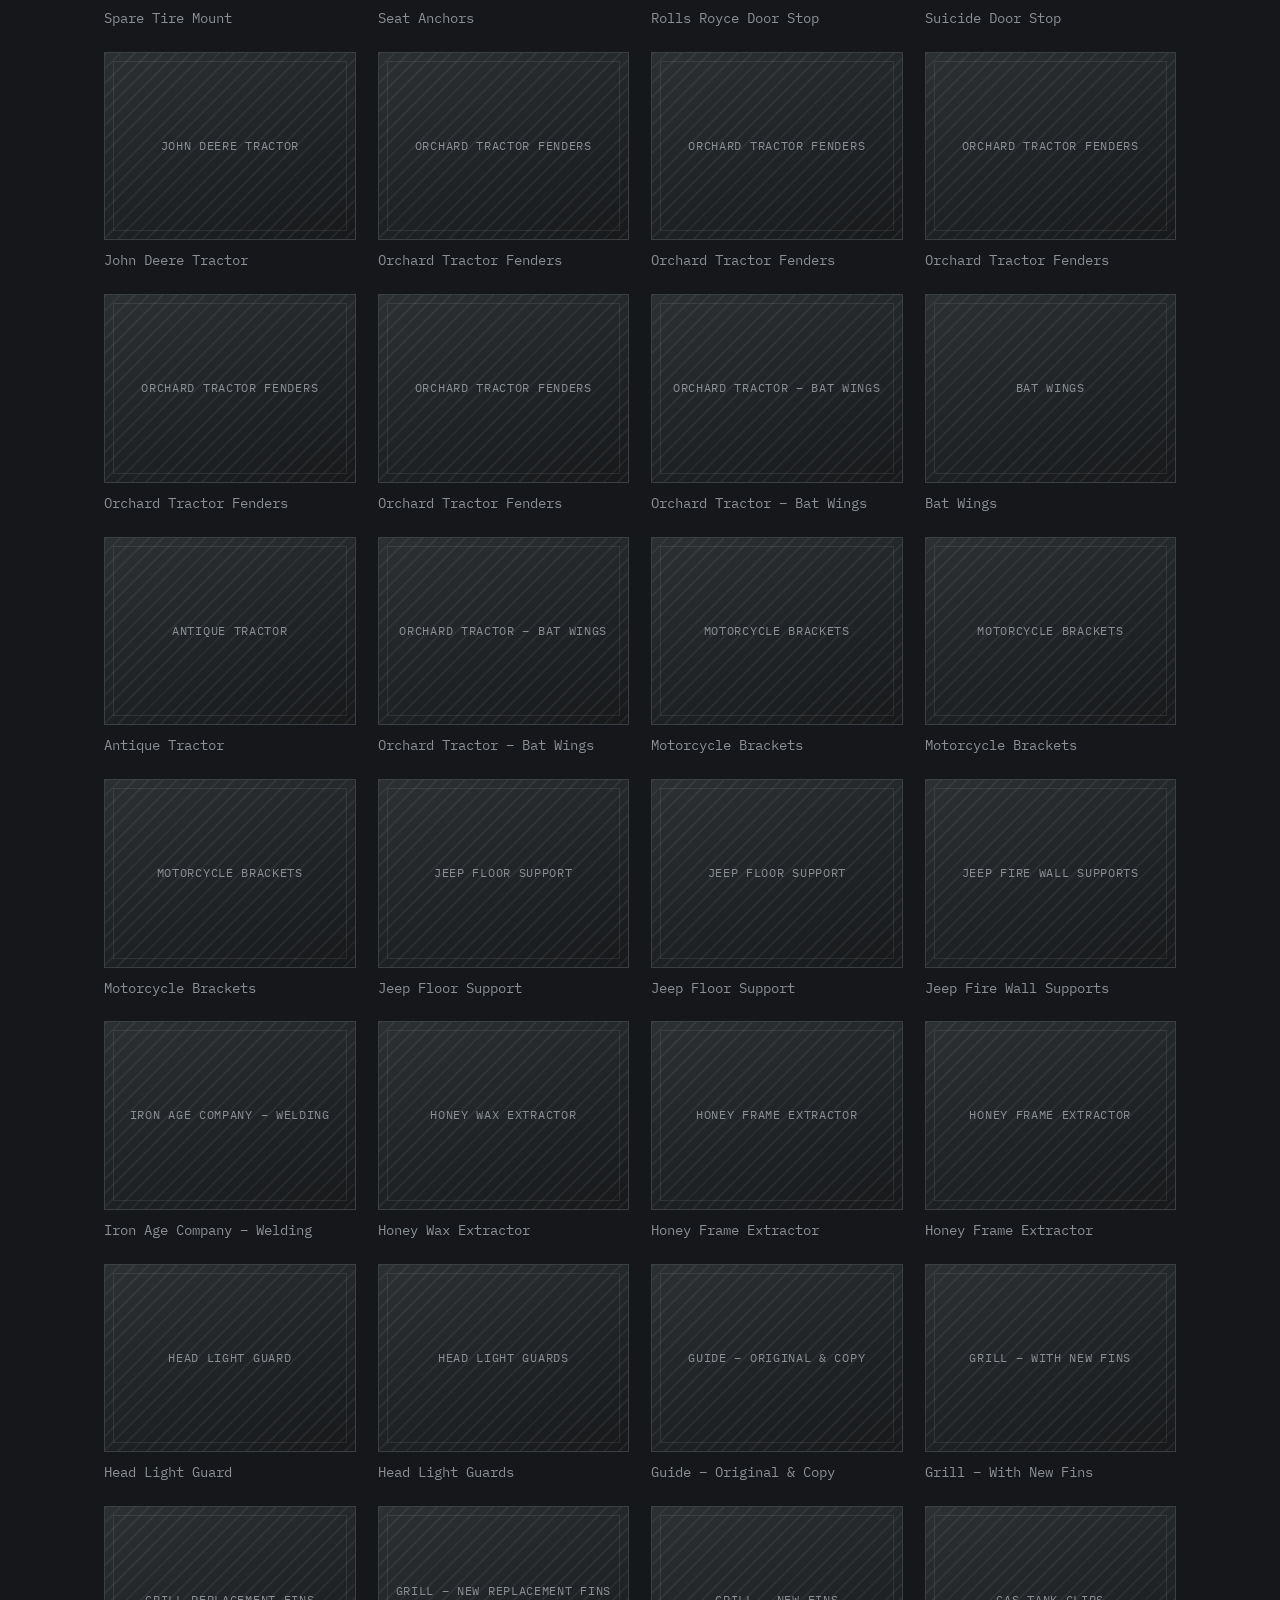
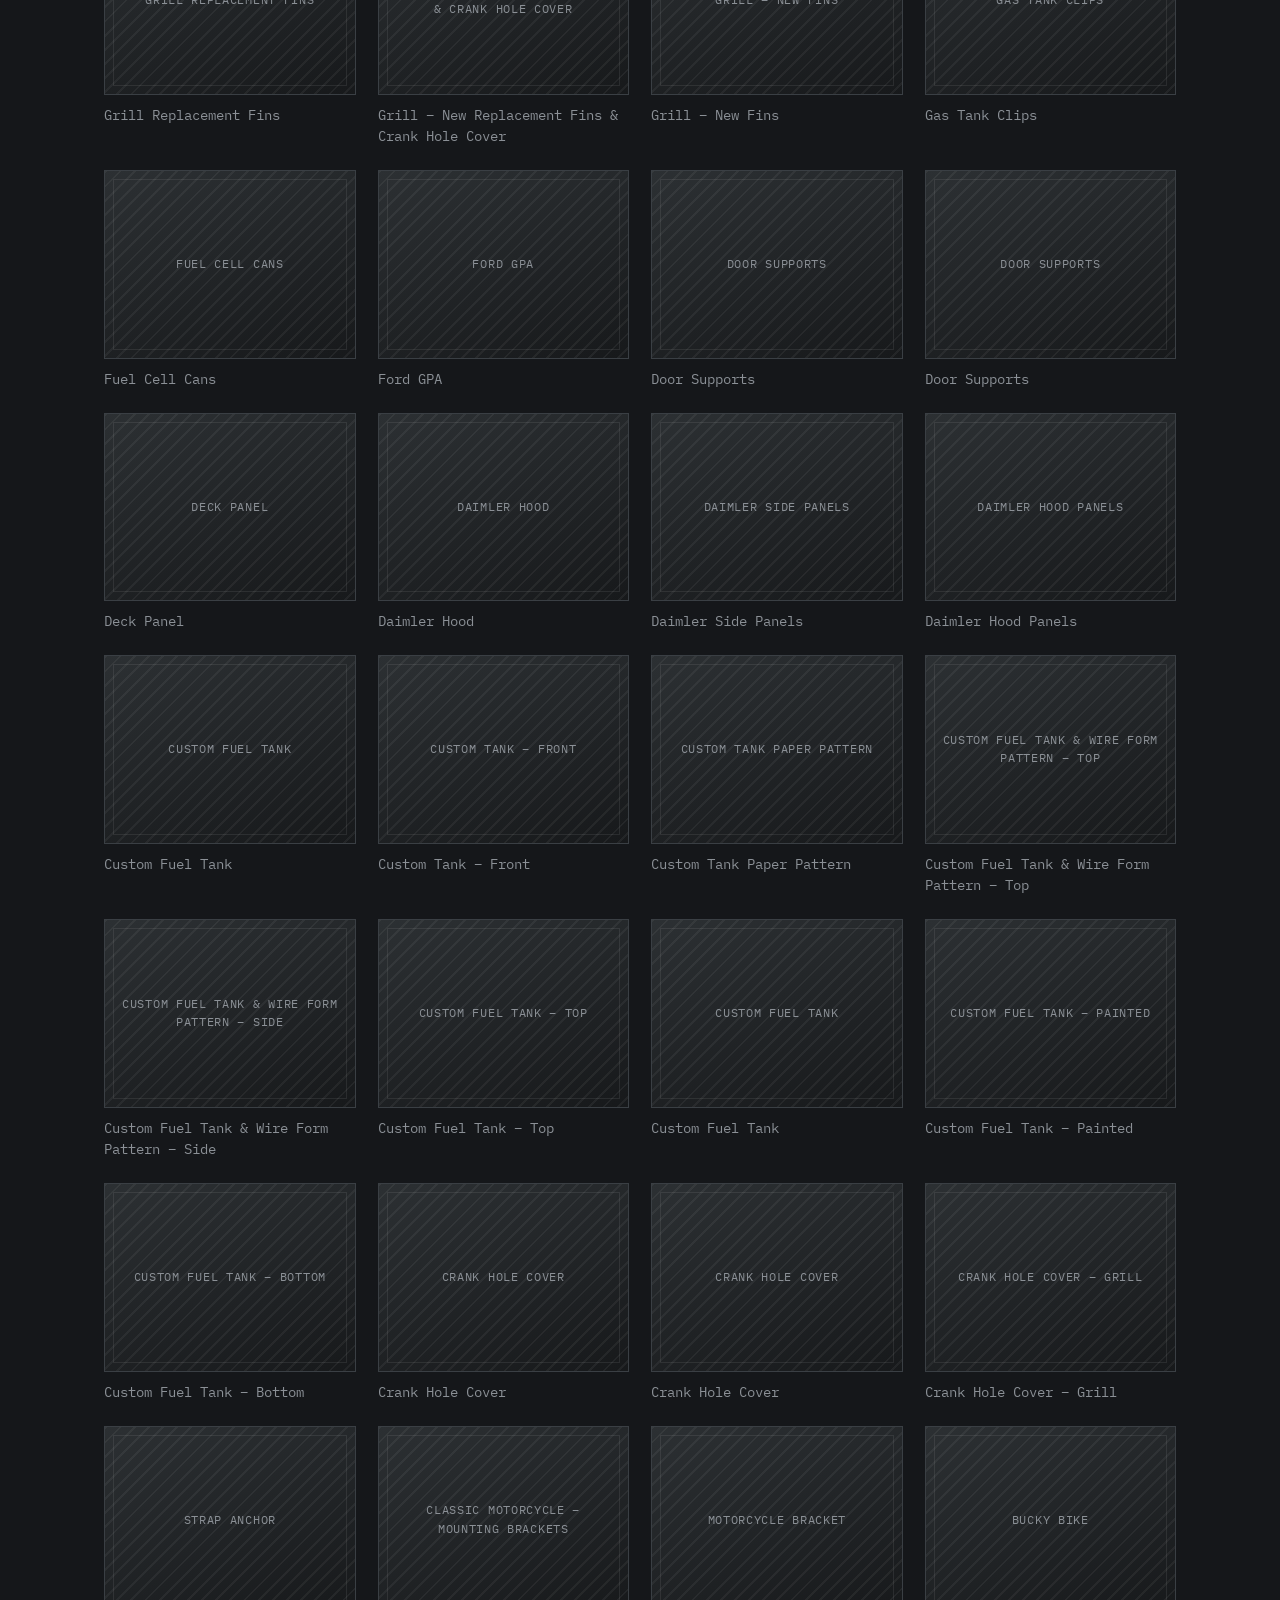
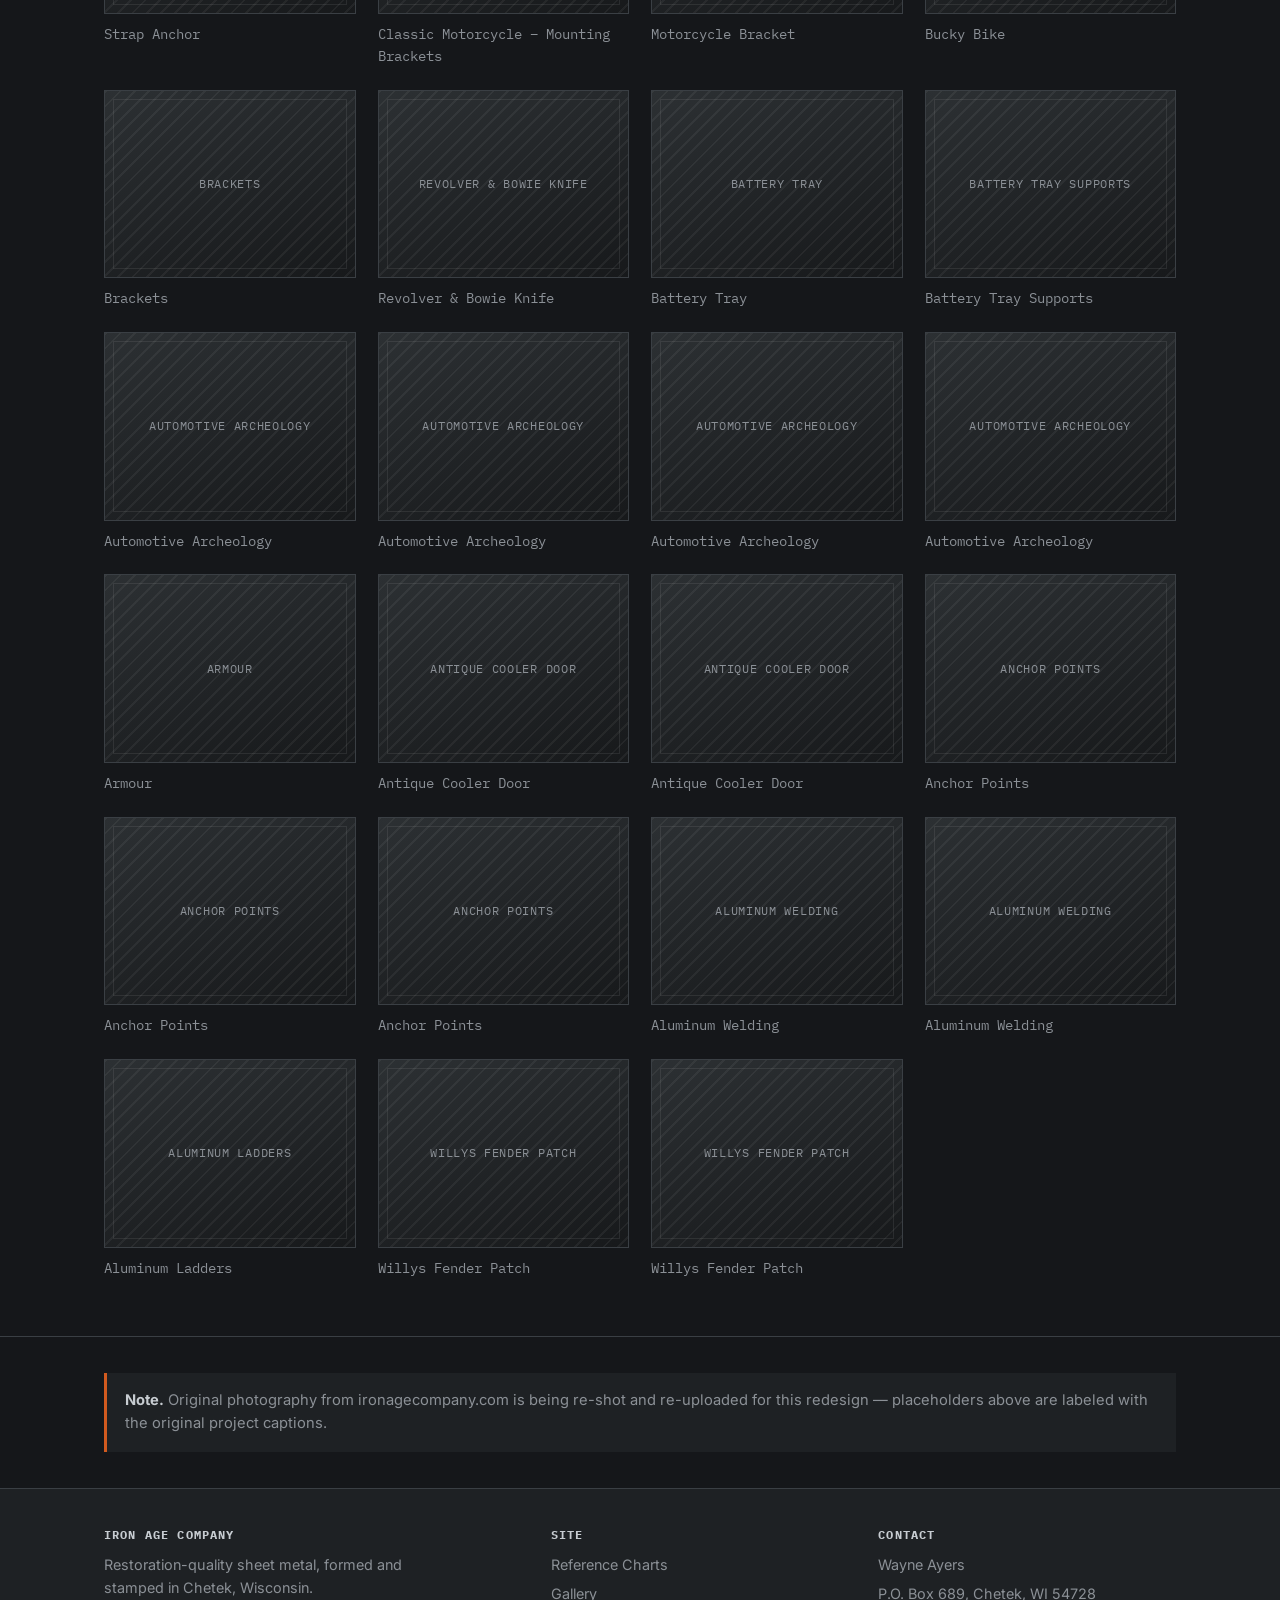
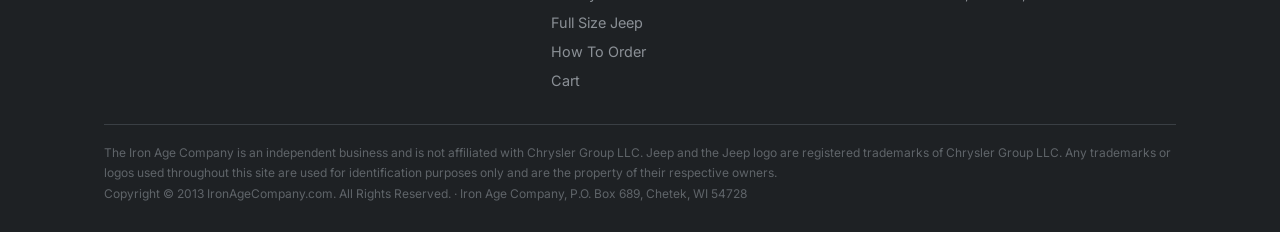
<file: gallery.html>
<!DOCTYPE html>
<html lang="en">
<head>
<meta charset="UTF-8">
<meta name="viewport" content="width=device-width, initial-scale=1.0">
<title>Gallery — Iron Age Company</title>
<link rel="stylesheet" href="css/styles.css">
<style>
  .gallery-grid{
    display:grid;
    grid-template-columns:repeat(4,1fr);
    gap:22px;
  }
  @media (max-width:960px){ .gallery-grid{ grid-template-columns:repeat(3,1fr); } }
  @media (max-width:680px){ .gallery-grid{ grid-template-columns:repeat(2,1fr); } }
  @media (max-width:420px){ .gallery-grid{ grid-template-columns:1fr; } }
</style>
</head>
<body>

<header class="site">
  <div class="nav-bar">
    <a class="brand" href="index.html" style="text-decoration:none;">
      <span class="mark">IA</span>
      <span class="name">IRON AGE CO.<small>SHEET METAL FABRICATION</small></span>
    </a>
    <button class="nav-toggle" aria-label="Toggle menu" aria-expanded="false">
      <span></span><span></span><span></span>
    </button>
    <nav class="primary">
      <a href="index.html">About</a>
      <a href="reference.html">Reference</a>
      <a class="active" href="gallery.html">Gallery</a>
      <a href="cage-nuts.html">Cage Nuts</a>
      <a href="dish-bowls.html">Dish Bowls</a>
      <a href="skwayers.html">Skwayers</a>
      <a href="full-size-jeep.html">Full Size Jeep</a>
      <a href="yamaha.html">Yamaha</a>
      <a href="how-to-order.html">How To Order</a>
          <a class="cart-link" href="cart.html">Cart<span id="cart-count" class="cart-badge">0</span></a>
    </nav>
  </div>
  <div class="nav-scrim"></div>
</header>

<div class="hazard"></div>

<section class="hero">
  <div class="wrap">
    <div class="eyebrow">Work Samples</div>
    <h1>Pictures of the work we've done.</h1>
    <p class="sub">A running record of projects from the shop floor — restoration panels, custom fuel tanks, brackets, and one-off fabrication for cars, motorcycles, tractors, and military equipment.</p>
  </div>
</section>

<section>
  <div class="wrap">
    <div class="section-head">
      <h2>Project Archive</h2>
      <span class="tag">87 Photos</span>
    </div>
    <div class="gallery-grid">
      <figure>
        <div class="photo"><span>Tranny Cover Plate</span></div>
        <figcaption>Tranny Cover Plate</figcaption>
      </figure>
      <figure>
        <div class="photo"><span>TFNUF</span></div>
        <figcaption>TFNUF</figcaption>
      </figure>
      <figure>
        <div class="photo"><span>TFNUF – RH Side</span></div>
        <figcaption>TFNUF – RH Side</figcaption>
      </figure>
      <figure>
        <div class="photo"><span>TFNUF – LH Side</span></div>
        <figcaption>TFNUF – LH Side</figcaption>
      </figure>
      <figure>
        <div class="photo"><span>TFNUF – Front</span></div>
        <figcaption>TFNUF – Front</figcaption>
      </figure>
      <figure>
        <div class="photo"><span>Teller Cage</span></div>
        <figcaption>Teller Cage</figcaption>
      </figure>
      <figure>
        <div class="photo"><span>Stainless Steel Trim</span></div>
        <figcaption>Stainless Steel Trim</figcaption>
      </figure>
      <figure>
        <div class="photo"><span>Mounting Platform</span></div>
        <figcaption>Mounting Platform</figcaption>
      </figure>
      <figure>
        <div class="photo"><span>Specialty Pliers</span></div>
        <figcaption>Specialty Pliers</figcaption>
      </figure>
      <figure>
        <div class="photo"><span>Spare Tire Well – RH</span></div>
        <figcaption>Spare Tire Well – RH</figcaption>
      </figure>
      <figure>
        <div class="photo"><span>Spare Tire Well – RH Side</span></div>
        <figcaption>Spare Tire Well – RH Side</figcaption>
      </figure>
      <figure>
        <div class="photo"><span>Spare Tire Well</span></div>
        <figcaption>Spare Tire Well</figcaption>
      </figure>
      <figure>
        <div class="photo"><span>Spare Tire Mount</span></div>
        <figcaption>Spare Tire Mount</figcaption>
      </figure>
      <figure>
        <div class="photo"><span>Seat Anchors</span></div>
        <figcaption>Seat Anchors</figcaption>
      </figure>
      <figure>
        <div class="photo"><span>Rolls Royce Door Stop</span></div>
        <figcaption>Rolls Royce Door Stop</figcaption>
      </figure>
      <figure>
        <div class="photo"><span>Suicide Door Stop</span></div>
        <figcaption>Suicide Door Stop</figcaption>
      </figure>
      <figure>
        <div class="photo"><span>John Deere Tractor</span></div>
        <figcaption>John Deere Tractor</figcaption>
      </figure>
      <figure>
        <div class="photo"><span>Orchard Tractor Fenders</span></div>
        <figcaption>Orchard Tractor Fenders</figcaption>
      </figure>
      <figure>
        <div class="photo"><span>Orchard Tractor Fenders</span></div>
        <figcaption>Orchard Tractor Fenders</figcaption>
      </figure>
      <figure>
        <div class="photo"><span>Orchard Tractor Fenders</span></div>
        <figcaption>Orchard Tractor Fenders</figcaption>
      </figure>
      <figure>
        <div class="photo"><span>Orchard Tractor Fenders</span></div>
        <figcaption>Orchard Tractor Fenders</figcaption>
      </figure>
      <figure>
        <div class="photo"><span>Orchard Tractor Fenders</span></div>
        <figcaption>Orchard Tractor Fenders</figcaption>
      </figure>
      <figure>
        <div class="photo"><span>Orchard Tractor – Bat Wings</span></div>
        <figcaption>Orchard Tractor – Bat Wings</figcaption>
      </figure>
      <figure>
        <div class="photo"><span>Bat Wings</span></div>
        <figcaption>Bat Wings</figcaption>
      </figure>
      <figure>
        <div class="photo"><span>Antique Tractor</span></div>
        <figcaption>Antique Tractor</figcaption>
      </figure>
      <figure>
        <div class="photo"><span>Orchard Tractor – Bat Wings</span></div>
        <figcaption>Orchard Tractor – Bat Wings</figcaption>
      </figure>
      <figure>
        <div class="photo"><span>Motorcycle Brackets</span></div>
        <figcaption>Motorcycle Brackets</figcaption>
      </figure>
      <figure>
        <div class="photo"><span>Motorcycle Brackets</span></div>
        <figcaption>Motorcycle Brackets</figcaption>
      </figure>
      <figure>
        <div class="photo"><span>Motorcycle Brackets</span></div>
        <figcaption>Motorcycle Brackets</figcaption>
      </figure>
      <figure>
        <div class="photo"><span>Jeep Floor Support</span></div>
        <figcaption>Jeep Floor Support</figcaption>
      </figure>
      <figure>
        <div class="photo"><span>Jeep Floor Support</span></div>
        <figcaption>Jeep Floor Support</figcaption>
      </figure>
      <figure>
        <div class="photo"><span>Jeep Fire Wall Supports</span></div>
        <figcaption>Jeep Fire Wall Supports</figcaption>
      </figure>
      <figure>
        <div class="photo"><span>Iron Age Company – Welding</span></div>
        <figcaption>Iron Age Company – Welding</figcaption>
      </figure>
      <figure>
        <div class="photo"><span>Honey Wax Extractor</span></div>
        <figcaption>Honey Wax Extractor</figcaption>
      </figure>
      <figure>
        <div class="photo"><span>Honey Frame Extractor</span></div>
        <figcaption>Honey Frame Extractor</figcaption>
      </figure>
      <figure>
        <div class="photo"><span>Honey Frame Extractor</span></div>
        <figcaption>Honey Frame Extractor</figcaption>
      </figure>
      <figure>
        <div class="photo"><span>Head Light Guard</span></div>
        <figcaption>Head Light Guard</figcaption>
      </figure>
      <figure>
        <div class="photo"><span>Head Light Guards</span></div>
        <figcaption>Head Light Guards</figcaption>
      </figure>
      <figure>
        <div class="photo"><span>Guide – Original &amp; Copy</span></div>
        <figcaption>Guide – Original &amp; Copy</figcaption>
      </figure>
      <figure>
        <div class="photo"><span>Grill – With New Fins</span></div>
        <figcaption>Grill – With New Fins</figcaption>
      </figure>
      <figure>
        <div class="photo"><span>Grill Replacement Fins</span></div>
        <figcaption>Grill Replacement Fins</figcaption>
      </figure>
      <figure>
        <div class="photo"><span>Grill – New Replacement Fins &amp; Crank Hole Cover</span></div>
        <figcaption>Grill – New Replacement Fins &amp; Crank Hole Cover</figcaption>
      </figure>
      <figure>
        <div class="photo"><span>Grill – New Fins</span></div>
        <figcaption>Grill – New Fins</figcaption>
      </figure>
      <figure>
        <div class="photo"><span>Gas Tank Clips</span></div>
        <figcaption>Gas Tank Clips</figcaption>
      </figure>
      <figure>
        <div class="photo"><span>Fuel Cell Cans</span></div>
        <figcaption>Fuel Cell Cans</figcaption>
      </figure>
      <figure>
        <div class="photo"><span>Ford GPA</span></div>
        <figcaption>Ford GPA</figcaption>
      </figure>
      <figure>
        <div class="photo"><span>Door Supports</span></div>
        <figcaption>Door Supports</figcaption>
      </figure>
      <figure>
        <div class="photo"><span>Door Supports</span></div>
        <figcaption>Door Supports</figcaption>
      </figure>
      <figure>
        <div class="photo"><span>Deck Panel</span></div>
        <figcaption>Deck Panel</figcaption>
      </figure>
      <figure>
        <div class="photo"><span>Daimler Hood</span></div>
        <figcaption>Daimler Hood</figcaption>
      </figure>
      <figure>
        <div class="photo"><span>Daimler Side Panels</span></div>
        <figcaption>Daimler Side Panels</figcaption>
      </figure>
      <figure>
        <div class="photo"><span>Daimler Hood Panels</span></div>
        <figcaption>Daimler Hood Panels</figcaption>
      </figure>
      <figure>
        <div class="photo"><span>Custom Fuel Tank</span></div>
        <figcaption>Custom Fuel Tank</figcaption>
      </figure>
      <figure>
        <div class="photo"><span>Custom Tank – Front</span></div>
        <figcaption>Custom Tank – Front</figcaption>
      </figure>
      <figure>
        <div class="photo"><span>Custom Tank Paper Pattern</span></div>
        <figcaption>Custom Tank Paper Pattern</figcaption>
      </figure>
      <figure>
        <div class="photo"><span>Custom Fuel Tank &amp; Wire Form Pattern – Top</span></div>
        <figcaption>Custom Fuel Tank &amp; Wire Form Pattern – Top</figcaption>
      </figure>
      <figure>
        <div class="photo"><span>Custom Fuel Tank &amp; Wire Form Pattern – Side</span></div>
        <figcaption>Custom Fuel Tank &amp; Wire Form Pattern – Side</figcaption>
      </figure>
      <figure>
        <div class="photo"><span>Custom Fuel Tank – Top</span></div>
        <figcaption>Custom Fuel Tank – Top</figcaption>
      </figure>
      <figure>
        <div class="photo"><span>Custom Fuel Tank</span></div>
        <figcaption>Custom Fuel Tank</figcaption>
      </figure>
      <figure>
        <div class="photo"><span>Custom Fuel Tank – Painted</span></div>
        <figcaption>Custom Fuel Tank – Painted</figcaption>
      </figure>
      <figure>
        <div class="photo"><span>Custom Fuel Tank – Bottom</span></div>
        <figcaption>Custom Fuel Tank – Bottom</figcaption>
      </figure>
      <figure>
        <div class="photo"><span>Crank Hole Cover</span></div>
        <figcaption>Crank Hole Cover</figcaption>
      </figure>
      <figure>
        <div class="photo"><span>Crank Hole Cover</span></div>
        <figcaption>Crank Hole Cover</figcaption>
      </figure>
      <figure>
        <div class="photo"><span>Crank Hole Cover – Grill</span></div>
        <figcaption>Crank Hole Cover – Grill</figcaption>
      </figure>
      <figure>
        <div class="photo"><span>Strap Anchor</span></div>
        <figcaption>Strap Anchor</figcaption>
      </figure>
      <figure>
        <div class="photo"><span>Classic Motorcycle – Mounting Brackets</span></div>
        <figcaption>Classic Motorcycle – Mounting Brackets</figcaption>
      </figure>
      <figure>
        <div class="photo"><span>Motorcycle Bracket</span></div>
        <figcaption>Motorcycle Bracket</figcaption>
      </figure>
      <figure>
        <div class="photo"><span>Bucky Bike</span></div>
        <figcaption>Bucky Bike</figcaption>
      </figure>
      <figure>
        <div class="photo"><span>Brackets</span></div>
        <figcaption>Brackets</figcaption>
      </figure>
      <figure>
        <div class="photo"><span>Revolver &amp; Bowie Knife</span></div>
        <figcaption>Revolver &amp; Bowie Knife</figcaption>
      </figure>
      <figure>
        <div class="photo"><span>Battery Tray</span></div>
        <figcaption>Battery Tray</figcaption>
      </figure>
      <figure>
        <div class="photo"><span>Battery Tray Supports</span></div>
        <figcaption>Battery Tray Supports</figcaption>
      </figure>
      <figure>
        <div class="photo"><span>Automotive Archeology</span></div>
        <figcaption>Automotive Archeology</figcaption>
      </figure>
      <figure>
        <div class="photo"><span>Automotive Archeology</span></div>
        <figcaption>Automotive Archeology</figcaption>
      </figure>
      <figure>
        <div class="photo"><span>Automotive Archeology</span></div>
        <figcaption>Automotive Archeology</figcaption>
      </figure>
      <figure>
        <div class="photo"><span>Automotive Archeology</span></div>
        <figcaption>Automotive Archeology</figcaption>
      </figure>
      <figure>
        <div class="photo"><span>Armour</span></div>
        <figcaption>Armour</figcaption>
      </figure>
      <figure>
        <div class="photo"><span>Antique Cooler Door</span></div>
        <figcaption>Antique Cooler Door</figcaption>
      </figure>
      <figure>
        <div class="photo"><span>Antique Cooler Door</span></div>
        <figcaption>Antique Cooler Door</figcaption>
      </figure>
      <figure>
        <div class="photo"><span>Anchor Points</span></div>
        <figcaption>Anchor Points</figcaption>
      </figure>
      <figure>
        <div class="photo"><span>Anchor Points</span></div>
        <figcaption>Anchor Points</figcaption>
      </figure>
      <figure>
        <div class="photo"><span>Anchor Points</span></div>
        <figcaption>Anchor Points</figcaption>
      </figure>
      <figure>
        <div class="photo"><span>Aluminum Welding</span></div>
        <figcaption>Aluminum Welding</figcaption>
      </figure>
      <figure>
        <div class="photo"><span>Aluminum Welding</span></div>
        <figcaption>Aluminum Welding</figcaption>
      </figure>
      <figure>
        <div class="photo"><span>Aluminum Ladders</span></div>
        <figcaption>Aluminum Ladders</figcaption>
      </figure>
      <figure>
        <div class="photo"><span>Willys Fender Patch</span></div>
        <figcaption>Willys Fender Patch</figcaption>
      </figure>
      <figure>
        <div class="photo"><span>Willys Fender Patch</span></div>
        <figcaption>Willys Fender Patch</figcaption>
      </figure>
    </div>
  </div>
</section>

<section class="tight">
  <div class="wrap">
    <div class="note"><strong>Note.</strong> Original photography from ironagecompany.com is being re-shot and re-uploaded for this redesign — placeholders above are labeled with the original project captions.</div>
  </div>
</section>

<footer class="site">
  <div class="wrap">
    <div class="foot-grid">
      <div>
        <h4>Iron Age Company</h4>
        <p style="color:var(--steel-dim); font-size:.9rem; max-width:34ch;">Restoration-quality sheet metal, formed and stamped in Chetek, Wisconsin.</p>
      </div>
      <div>
        <h4>Site</h4>
        <a href="reference.html">Reference Charts</a>
        <a href="gallery.html">Gallery</a>
        <a href="full-size-jeep.html">Full Size Jeep</a>
        <a href="how-to-order.html">How To Order</a>
        <a href="cart.html">Cart</a>
      </div>
      <div>
        <h4>Contact</h4>
        <a href="index.html">Wayne Ayers</a>
        <a href="index.html">P.O. Box 689, Chetek, WI 54728</a>
      </div>
    </div>
    <div class="fine">
      The Iron Age Company is an independent business and is not affiliated with Chrysler Group LLC. Jeep and the Jeep logo are registered trademarks of Chrysler Group LLC. Any trademarks or logos used throughout this site are used for identification purposes only and are the property of their respective owners.<br>
      Copyright © 2013 IronAgeCompany.com. All Rights Reserved. · Iron Age Company, P.O. Box 689, Chetek, WI 54728
    </div>
  </div>
</footer>

<script src="js/cart.js"></script>
<script src="js/nav.js"></script>
</body>
</html>
</file>
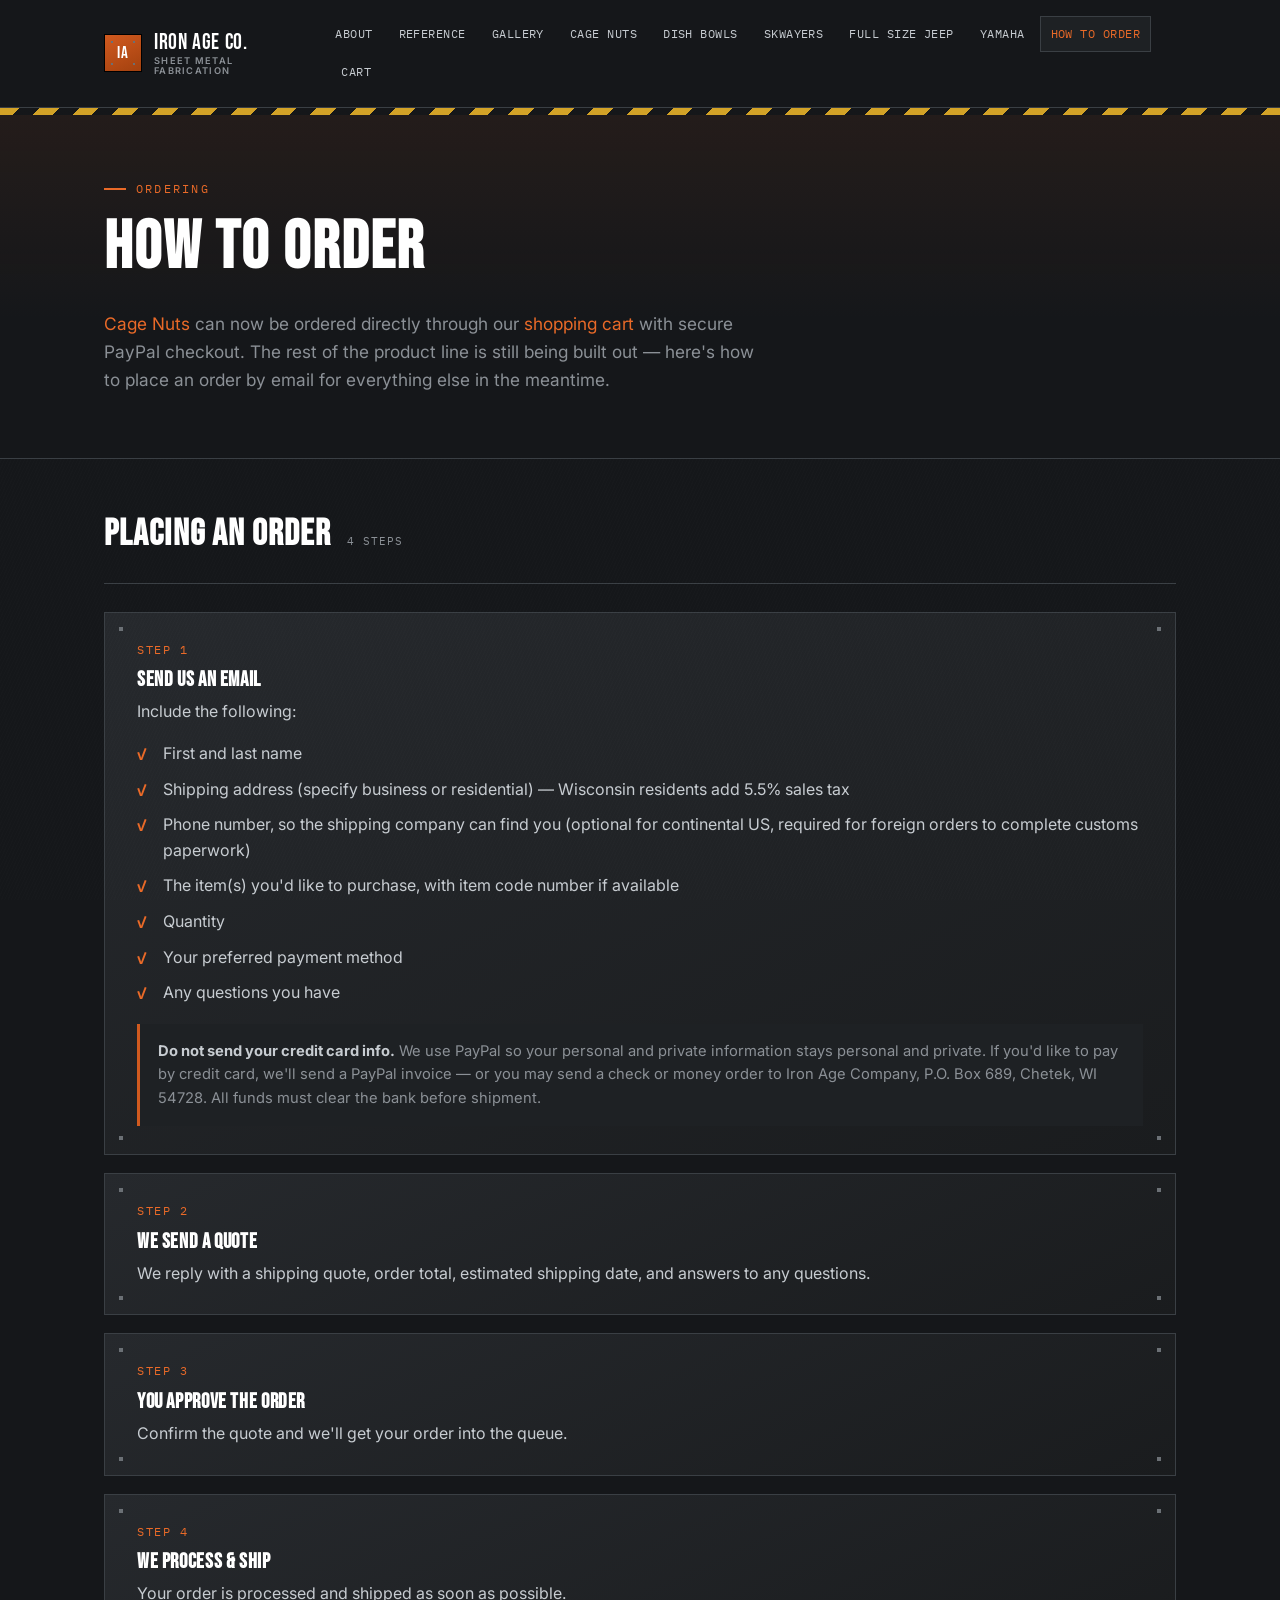
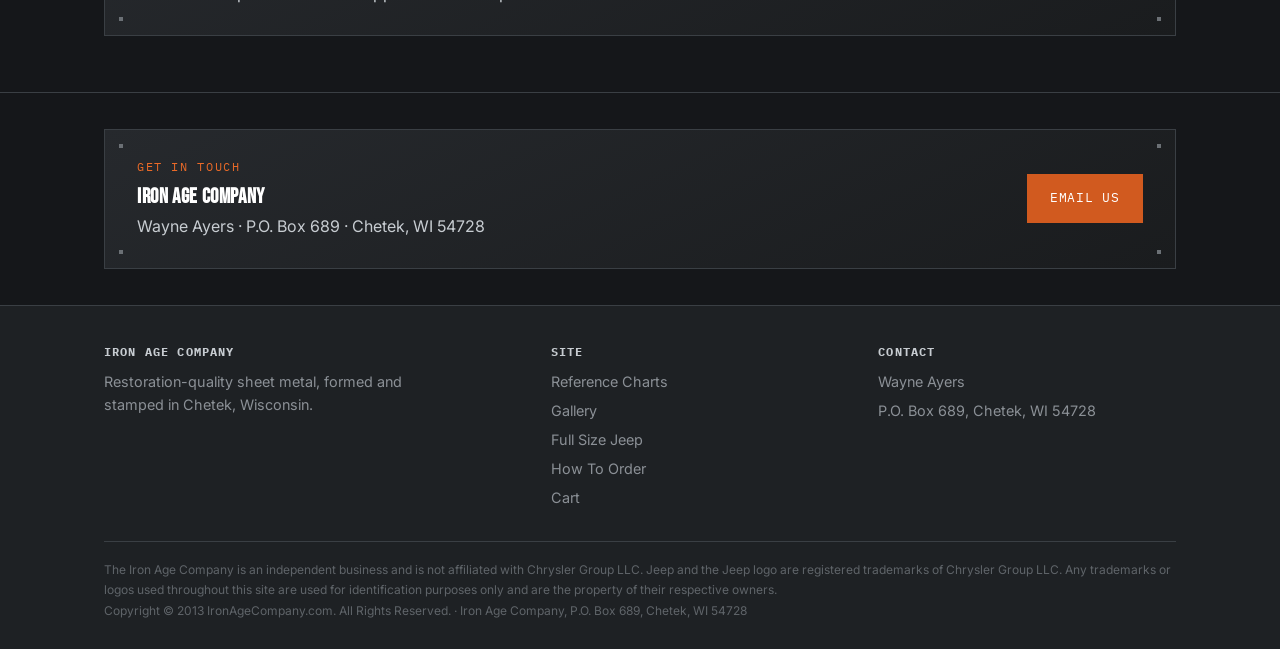
<file: how-to-order.html>
<!DOCTYPE html>
<html lang="en">
<head>
<meta charset="UTF-8">
<meta name="viewport" content="width=device-width, initial-scale=1.0">
<title>How To Order — Iron Age Company</title>
<link rel="stylesheet" href="css/styles.css">
</head>
<body>

<header class="site">
  <div class="nav-bar">
    <a class="brand" href="index.html" style="text-decoration:none;">
      <span class="mark">IA</span>
      <span class="name">IRON AGE CO.<small>SHEET METAL FABRICATION</small></span>
    </a>
    <button class="nav-toggle" aria-label="Toggle menu" aria-expanded="false">
      <span></span><span></span><span></span>
    </button>
    <nav class="primary">
      <a href="index.html">About</a>
      <a href="reference.html">Reference</a>
      <a href="gallery.html">Gallery</a>
      <a href="cage-nuts.html">Cage Nuts</a>
      <a href="dish-bowls.html">Dish Bowls</a>
      <a href="skwayers.html">Skwayers</a>
      <a href="full-size-jeep.html">Full Size Jeep</a>
      <a href="yamaha.html">Yamaha</a>
      <a class="active" href="how-to-order.html">How To Order</a>
          <a class="cart-link" href="cart.html">Cart<span id="cart-count" class="cart-badge">0</span></a>
    </nav>
  </div>
  <div class="nav-scrim"></div>
</header>

<div class="hazard"></div>

<section class="hero">
  <div class="wrap">
    <div class="eyebrow">Ordering</div>
    <h1>How To Order</h1>
    <p class="sub"><a href="cage-nuts.html">Cage Nuts</a> can now be ordered directly through our <a href="cart.html">shopping cart</a> with secure PayPal checkout. The rest of the product line is still being built out — here's how to place an order by email for everything else in the meantime.</p>
  </div>
</section>

<section>
  <div class="wrap">
    <div class="section-head">
      <h2>Placing An Order</h2>
      <span class="tag">4 Steps</span>
    </div>

    <div class="plate">
      <span class="kicker">Step 1</span>
      <h3>Send Us An Email</h3>
      <p>Include the following:</p>
      <ul class="checklist" style="margin-bottom:18px;">
        <li>First and last name</li>
        <li>Shipping address (specify business or residential) — Wisconsin residents add 5.5% sales tax</li>
        <li>Phone number, so the shipping company can find you (optional for continental US, required for foreign orders to complete customs paperwork)</li>
        <li>The item(s) you'd like to purchase, with item code number if available</li>
        <li>Quantity</li>
        <li>Your preferred payment method</li>
        <li>Any questions you have</li>
      </ul>
      <div class="note"><strong>Do not send your credit card info.</strong> We use PayPal so your personal and private information stays personal and private. If you'd like to pay by credit card, we'll send a PayPal invoice — or you may send a check or money order to Iron Age Company, P.O. Box 689, Chetek, WI 54728. All funds must clear the bank before shipment.</div>
    </div>

    <div class="plate">
      <span class="kicker">Step 2</span>
      <h3>We Send A Quote</h3>
      <p style="margin:0;">We reply with a shipping quote, order total, estimated shipping date, and answers to any questions.</p>
    </div>

    <div class="plate">
      <span class="kicker">Step 3</span>
      <h3>You Approve The Order</h3>
      <p style="margin:0;">Confirm the quote and we'll get your order into the queue.</p>
    </div>

    <div class="plate">
      <span class="kicker">Step 4</span>
      <h3>We Process &amp; Ship</h3>
      <p style="margin:0;">Your order is processed and shipped as soon as possible.</p>
    </div>
  </div>
</section>

<section class="tight">
  <div class="wrap">
    <div class="plate" style="display:flex; justify-content:space-between; align-items:center; flex-wrap:wrap; gap:18px;">
      <div>
        <span class="kicker">Get In Touch</span>
        <h3 style="margin:0;">Iron Age Company</h3>
        <p style="margin:6px 0 0;">Wayne Ayers · P.O. Box 689 · Chetek, WI 54728</p>
      </div>
      <a class="btn" href="mailto:info@ironagecompany.com">Email Us</a>
    </div>
  </div>
</section>

<footer class="site">
  <div class="wrap">
    <div class="foot-grid">
      <div>
        <h4>Iron Age Company</h4>
        <p style="color:var(--steel-dim); font-size:.9rem; max-width:34ch;">Restoration-quality sheet metal, formed and stamped in Chetek, Wisconsin.</p>
      </div>
      <div>
        <h4>Site</h4>
        <a href="reference.html">Reference Charts</a>
        <a href="gallery.html">Gallery</a>
        <a href="full-size-jeep.html">Full Size Jeep</a>
        <a href="how-to-order.html">How To Order</a>
        <a href="cart.html">Cart</a>
      </div>
      <div>
        <h4>Contact</h4>
        <a href="index.html">Wayne Ayers</a>
        <a href="index.html">P.O. Box 689, Chetek, WI 54728</a>
      </div>
    </div>
    <div class="fine">
      The Iron Age Company is an independent business and is not affiliated with Chrysler Group LLC. Jeep and the Jeep logo are registered trademarks of Chrysler Group LLC. Any trademarks or logos used throughout this site are used for identification purposes only and are the property of their respective owners.<br>
      Copyright © 2013 IronAgeCompany.com. All Rights Reserved. · Iron Age Company, P.O. Box 689, Chetek, WI 54728
    </div>
  </div>
</footer>

<script src="js/cart.js"></script>
<script src="js/nav.js"></script>
</body>
</html>
</file>
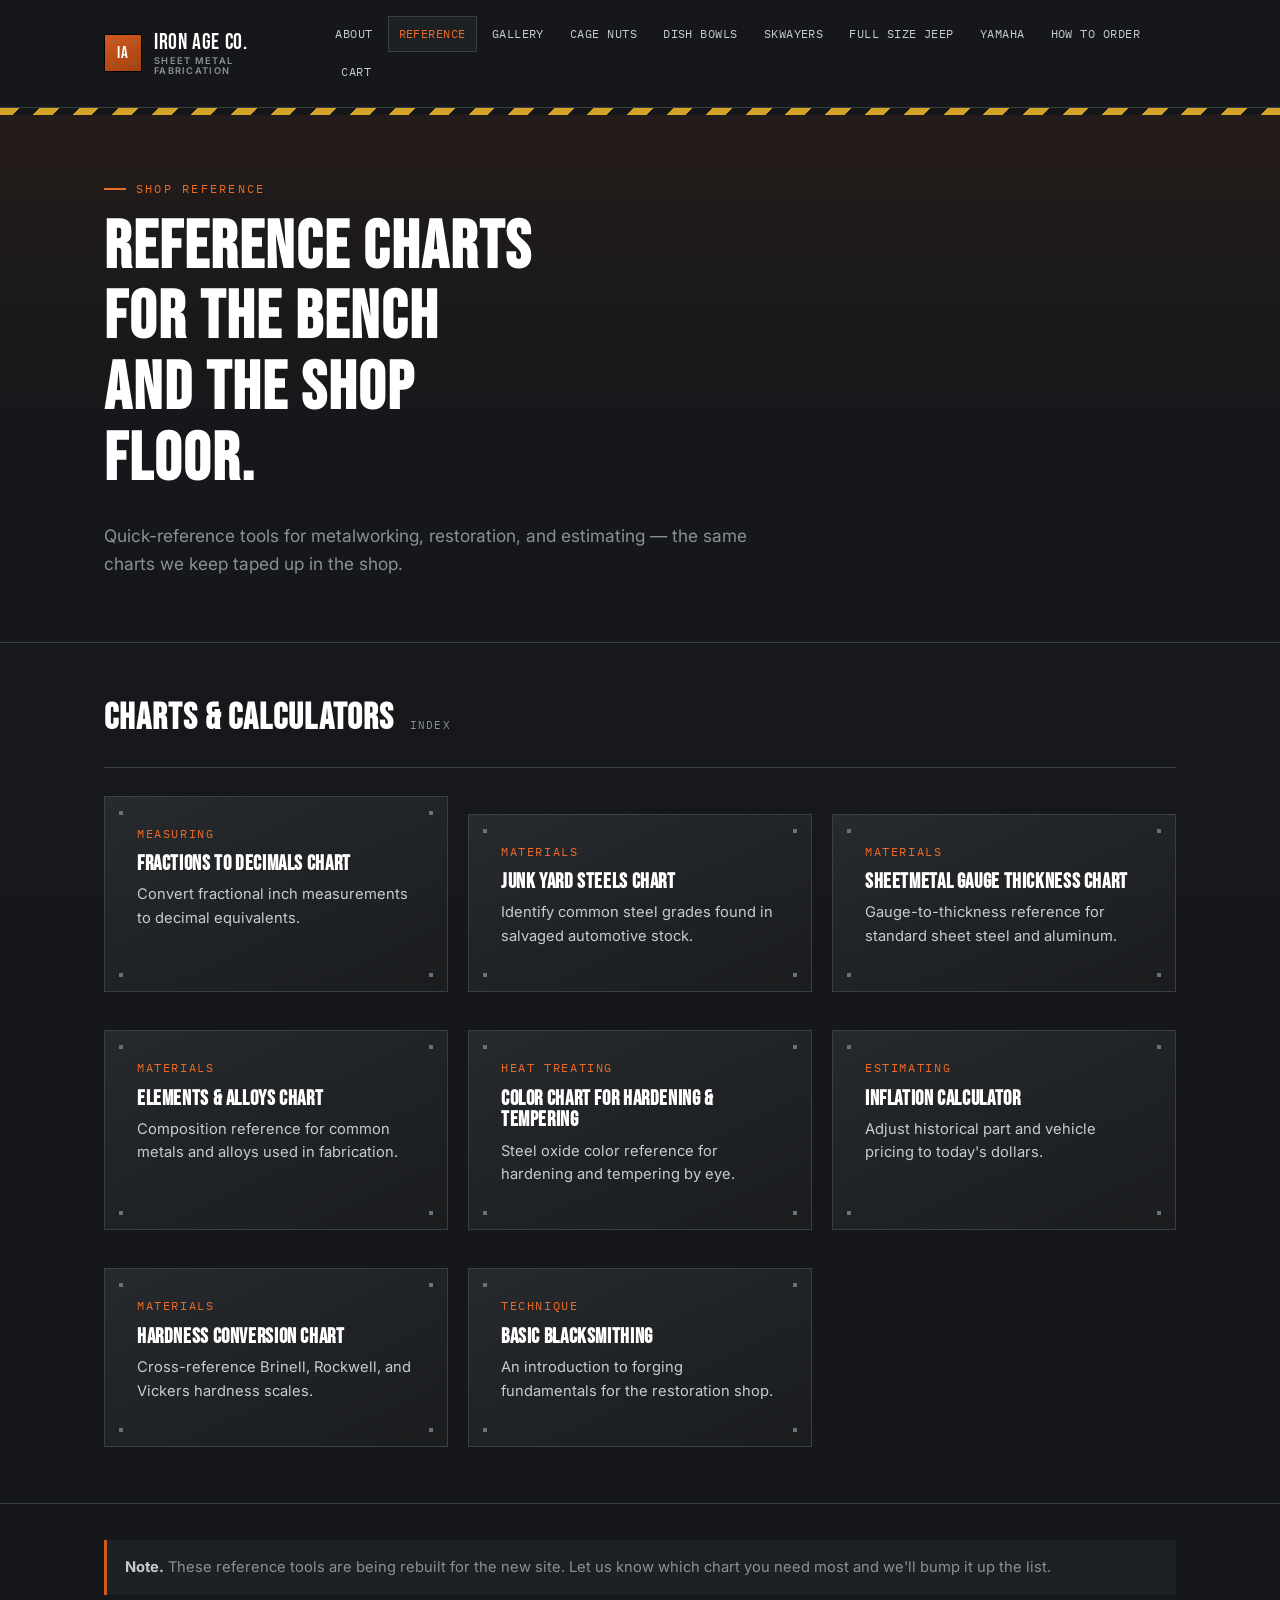
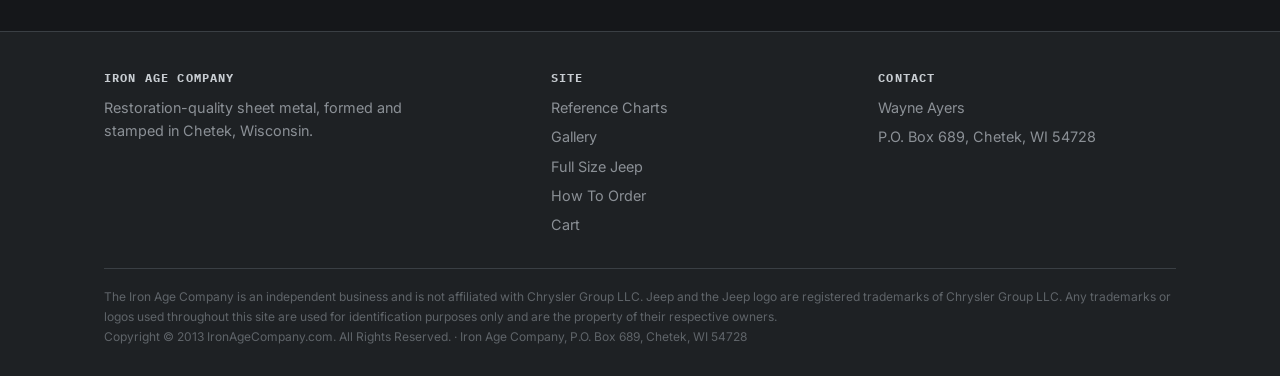
<file: reference.html>
<!DOCTYPE html>
<html lang="en">
<head>
<meta charset="UTF-8">
<meta name="viewport" content="width=device-width, initial-scale=1.0">
<title>Reference Charts — Iron Age Company</title>
<link rel="stylesheet" href="css/styles.css">
</head>
<body>

<header class="site">
  <div class="nav-bar">
    <a class="brand" href="index.html" style="text-decoration:none;">
      <span class="mark">IA</span>
      <span class="name">IRON AGE CO.<small>SHEET METAL FABRICATION</small></span>
    </a>
    <button class="nav-toggle" aria-label="Toggle menu" aria-expanded="false">
      <span></span><span></span><span></span>
    </button>
    <nav class="primary">
      <a href="index.html">About</a>
      <a class="active" href="reference.html">Reference</a>
      <a href="gallery.html">Gallery</a>
      <a href="cage-nuts.html">Cage Nuts</a>
      <a href="dish-bowls.html">Dish Bowls</a>
      <a href="skwayers.html">Skwayers</a>
      <a href="full-size-jeep.html">Full Size Jeep</a>
      <a href="yamaha.html">Yamaha</a>
      <a href="how-to-order.html">How To Order</a>
          <a class="cart-link" href="cart.html">Cart<span id="cart-count" class="cart-badge">0</span></a>
    </nav>
  </div>
  <div class="nav-scrim"></div>
</header>

<div class="hazard"></div>

<section class="hero">
  <div class="wrap">
    <div class="eyebrow">Shop Reference</div>
    <h1>Reference charts for the bench and the shop floor.</h1>
    <p class="sub">Quick-reference tools for metalworking, restoration, and estimating — the same charts we keep taped up in the shop.</p>
  </div>
</section>

<section>
  <div class="wrap">
    <div class="section-head">
      <h2>Charts &amp; Calculators</h2>
      <span class="tag">Index</span>
    </div>
    <div class="grid-3">
      <div class="plate">
        <span class="kicker">Measuring</span>
        <h3>Fractions To Decimals Chart</h3>
        <p style="font-size:.92rem;">Convert fractional inch measurements to decimal equivalents.</p>
      </div>
      <div class="plate">
        <span class="kicker">Materials</span>
        <h3>Junk Yard Steels Chart</h3>
        <p style="font-size:.92rem;">Identify common steel grades found in salvaged automotive stock.</p>
      </div>
      <div class="plate">
        <span class="kicker">Materials</span>
        <h3>Sheetmetal Gauge Thickness Chart</h3>
        <p style="font-size:.92rem;">Gauge-to-thickness reference for standard sheet steel and aluminum.</p>
      </div>
      <div class="plate">
        <span class="kicker">Materials</span>
        <h3>Elements &amp; Alloys Chart</h3>
        <p style="font-size:.92rem;">Composition reference for common metals and alloys used in fabrication.</p>
      </div>
      <div class="plate">
        <span class="kicker">Heat Treating</span>
        <h3>Color Chart For Hardening &amp; Tempering</h3>
        <p style="font-size:.92rem;">Steel oxide color reference for hardening and tempering by eye.</p>
      </div>
      <div class="plate">
        <span class="kicker">Estimating</span>
        <h3>Inflation Calculator</h3>
        <p style="font-size:.92rem;">Adjust historical part and vehicle pricing to today's dollars.</p>
      </div>
      <div class="plate">
        <span class="kicker">Materials</span>
        <h3>Hardness Conversion Chart</h3>
        <p style="font-size:.92rem;">Cross-reference Brinell, Rockwell, and Vickers hardness scales.</p>
      </div>
      <div class="plate">
        <span class="kicker">Technique</span>
        <h3>Basic Blacksmithing</h3>
        <p style="font-size:.92rem;">An introduction to forging fundamentals for the restoration shop.</p>
      </div>
    </div>
  </div>
</section>

<section class="tight">
  <div class="wrap">
    <div class="note"><strong>Note.</strong> These reference tools are being rebuilt for the new site. Let us know which chart you need most and we'll bump it up the list.</div>
  </div>
</section>

<footer class="site">
  <div class="wrap">
    <div class="foot-grid">
      <div>
        <h4>Iron Age Company</h4>
        <p style="color:var(--steel-dim); font-size:.9rem; max-width:34ch;">Restoration-quality sheet metal, formed and stamped in Chetek, Wisconsin.</p>
      </div>
      <div>
        <h4>Site</h4>
        <a href="reference.html">Reference Charts</a>
        <a href="gallery.html">Gallery</a>
        <a href="full-size-jeep.html">Full Size Jeep</a>
        <a href="how-to-order.html">How To Order</a>
        <a href="cart.html">Cart</a>
      </div>
      <div>
        <h4>Contact</h4>
        <a href="index.html">Wayne Ayers</a>
        <a href="index.html">P.O. Box 689, Chetek, WI 54728</a>
      </div>
    </div>
    <div class="fine">
      The Iron Age Company is an independent business and is not affiliated with Chrysler Group LLC. Jeep and the Jeep logo are registered trademarks of Chrysler Group LLC. Any trademarks or logos used throughout this site are used for identification purposes only and are the property of their respective owners.<br>
      Copyright © 2013 IronAgeCompany.com. All Rights Reserved. · Iron Age Company, P.O. Box 689, Chetek, WI 54728
    </div>
  </div>
</footer>

<script src="js/cart.js"></script>
<script src="js/nav.js"></script>
</body>
</html>
</file>
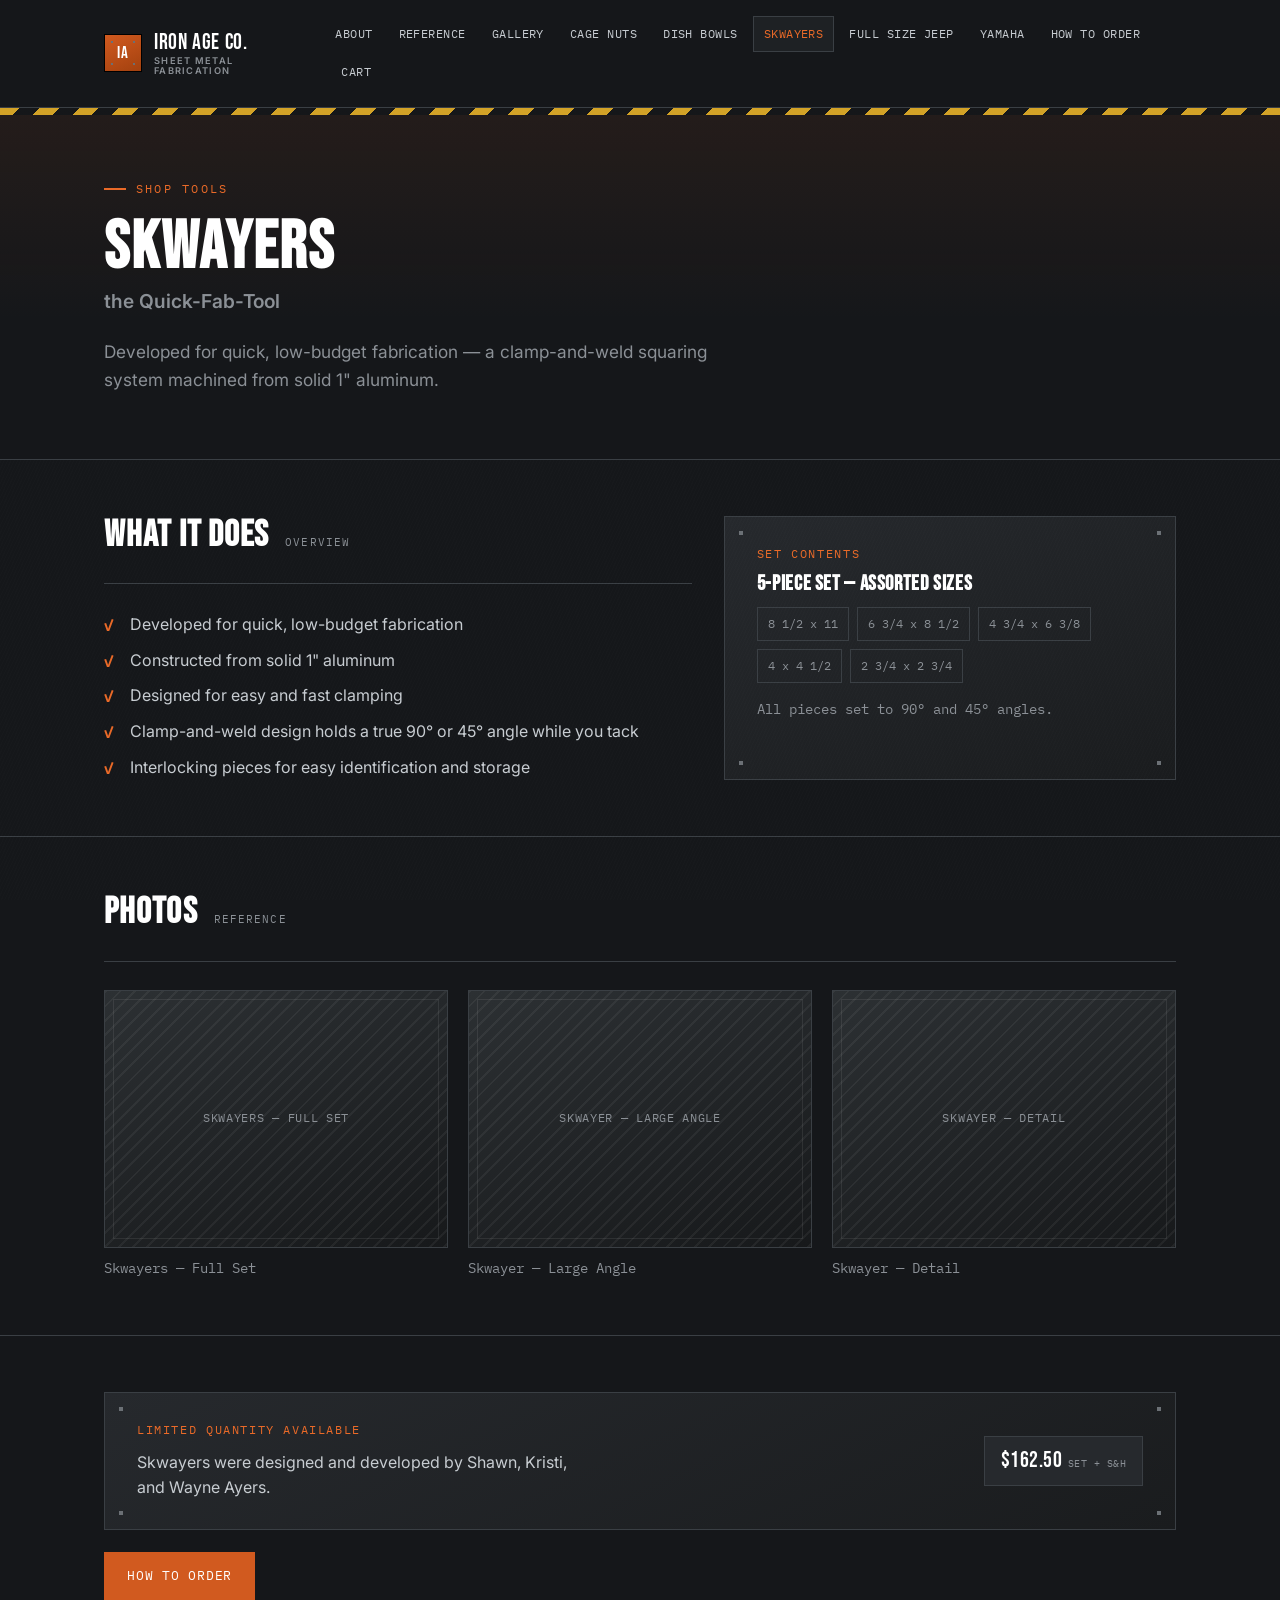
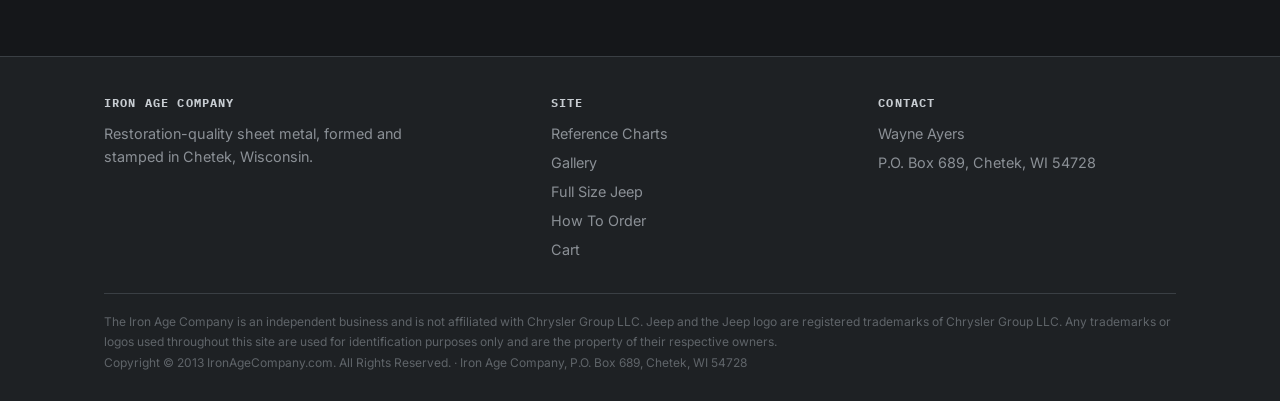
<file: skwayers.html>
<!DOCTYPE html>
<html lang="en">
<head>
<meta charset="UTF-8">
<meta name="viewport" content="width=device-width, initial-scale=1.0">
<title>Skwayers — Iron Age Company</title>
<link rel="stylesheet" href="css/styles.css">
</head>
<body>

<header class="site">
  <div class="nav-bar">
    <a class="brand" href="index.html" style="text-decoration:none;">
      <span class="mark">IA</span>
      <span class="name">IRON AGE CO.<small>SHEET METAL FABRICATION</small></span>
    </a>
    <button class="nav-toggle" aria-label="Toggle menu" aria-expanded="false">
      <span></span><span></span><span></span>
    </button>
    <nav class="primary">
      <a href="index.html">About</a>
      <a href="reference.html">Reference</a>
      <a href="gallery.html">Gallery</a>
      <a href="cage-nuts.html">Cage Nuts</a>
      <a href="dish-bowls.html">Dish Bowls</a>
      <a class="active" href="skwayers.html">Skwayers</a>
      <a href="full-size-jeep.html">Full Size Jeep</a>
      <a href="yamaha.html">Yamaha</a>
      <a href="how-to-order.html">How To Order</a>
          <a class="cart-link" href="cart.html">Cart<span id="cart-count" class="cart-badge">0</span></a>
    </nav>
  </div>
  <div class="nav-scrim"></div>
</header>

<div class="hazard"></div>

<section class="hero">
  <div class="wrap">
    <div class="eyebrow">Shop Tools</div>
    <h1>Skwayers<span style="color:var(--steel-dim); font-family:'Inter',sans-serif; font-size:1.2rem; display:block; margin-top:8px; font-weight:600; letter-spacing:0;">the Quick-Fab-Tool</span></h1>
    <p class="sub">Developed for quick, low-budget fabrication — a clamp-and-weld squaring system machined from solid 1" aluminum.</p>
  </div>
</section>

<section>
  <div class="wrap grid-2">
    <div>
      <div class="section-head">
        <h2>What It Does</h2>
        <span class="tag">Overview</span>
      </div>
      <ul class="checklist">
        <li>Developed for quick, low-budget fabrication</li>
        <li>Constructed from solid 1" aluminum</li>
        <li>Designed for easy and fast clamping</li>
        <li>Clamp-and-weld design holds a true 90° or 45° angle while you tack</li>
        <li>Interlocking pieces for easy identification and storage</li>
      </ul>
    </div>
    <div class="plate">
      <span class="kicker">Set Contents</span>
      <h3 style="margin-bottom:12px;">5-Piece Set — Assorted Sizes</h3>
      <div class="model-list" style="margin-bottom:16px;">
        <span>8 1/2 x 11</span>
        <span>6 3/4 x 8 1/2</span>
        <span>4 3/4 x 6 3/8</span>
        <span>4 x 4 1/2</span>
        <span>2 3/4 x 2 3/4</span>
      </div>
      <p class="mono" style="font-size:.85rem; color:var(--steel-dim);">All pieces set to 90° and 45° angles.</p>
    </div>
  </div>
</section>

<section>
  <div class="wrap">
    <div class="section-head">
      <h2>Photos</h2>
      <span class="tag">Reference</span>
    </div>
    <div class="grid-3">
      <figure><div class="photo"><span>Skwayers — Full Set</span></div><figcaption>Skwayers — Full Set</figcaption></figure>
      <figure><div class="photo"><span>Skwayer — Large Angle</span></div><figcaption>Skwayer — Large Angle</figcaption></figure>
      <figure><div class="photo"><span>Skwayer — Detail</span></div><figcaption>Skwayer — Detail</figcaption></figure>
    </div>
  </div>
</section>

<section>
  <div class="wrap">
    <div class="plate" style="display:flex; align-items:center; justify-content:space-between; flex-wrap:wrap; gap:20px;">
      <div>
        <span class="kicker">Limited Quantity Available</span>
        <p style="margin:0; max-width:44ch;">Skwayers were designed and developed by Shawn, Kristi, and Wayne Ayers.</p>
      </div>
      <div style="text-align:right;">
        <span class="pricetag">$162.50<small>Set + S&amp;H</small></span>
      </div>
    </div>
    <div style="margin-top:22px;">
      <a class="btn" href="how-to-order.html">How To Order</a>
    </div>
  </div>
</section>

<footer class="site">
  <div class="wrap">
    <div class="foot-grid">
      <div>
        <h4>Iron Age Company</h4>
        <p style="color:var(--steel-dim); font-size:.9rem; max-width:34ch;">Restoration-quality sheet metal, formed and stamped in Chetek, Wisconsin.</p>
      </div>
      <div>
        <h4>Site</h4>
        <a href="reference.html">Reference Charts</a>
        <a href="gallery.html">Gallery</a>
        <a href="full-size-jeep.html">Full Size Jeep</a>
        <a href="how-to-order.html">How To Order</a>
        <a href="cart.html">Cart</a>
      </div>
      <div>
        <h4>Contact</h4>
        <a href="index.html">Wayne Ayers</a>
        <a href="index.html">P.O. Box 689, Chetek, WI 54728</a>
      </div>
    </div>
    <div class="fine">
      The Iron Age Company is an independent business and is not affiliated with Chrysler Group LLC. Jeep and the Jeep logo are registered trademarks of Chrysler Group LLC. Any trademarks or logos used throughout this site are used for identification purposes only and are the property of their respective owners.<br>
      Copyright © 2013 IronAgeCompany.com. All Rights Reserved. · Iron Age Company, P.O. Box 689, Chetek, WI 54728
    </div>
  </div>
</footer>

<script src="js/cart.js"></script>
<script src="js/nav.js"></script>
</body>
</html>
</file>
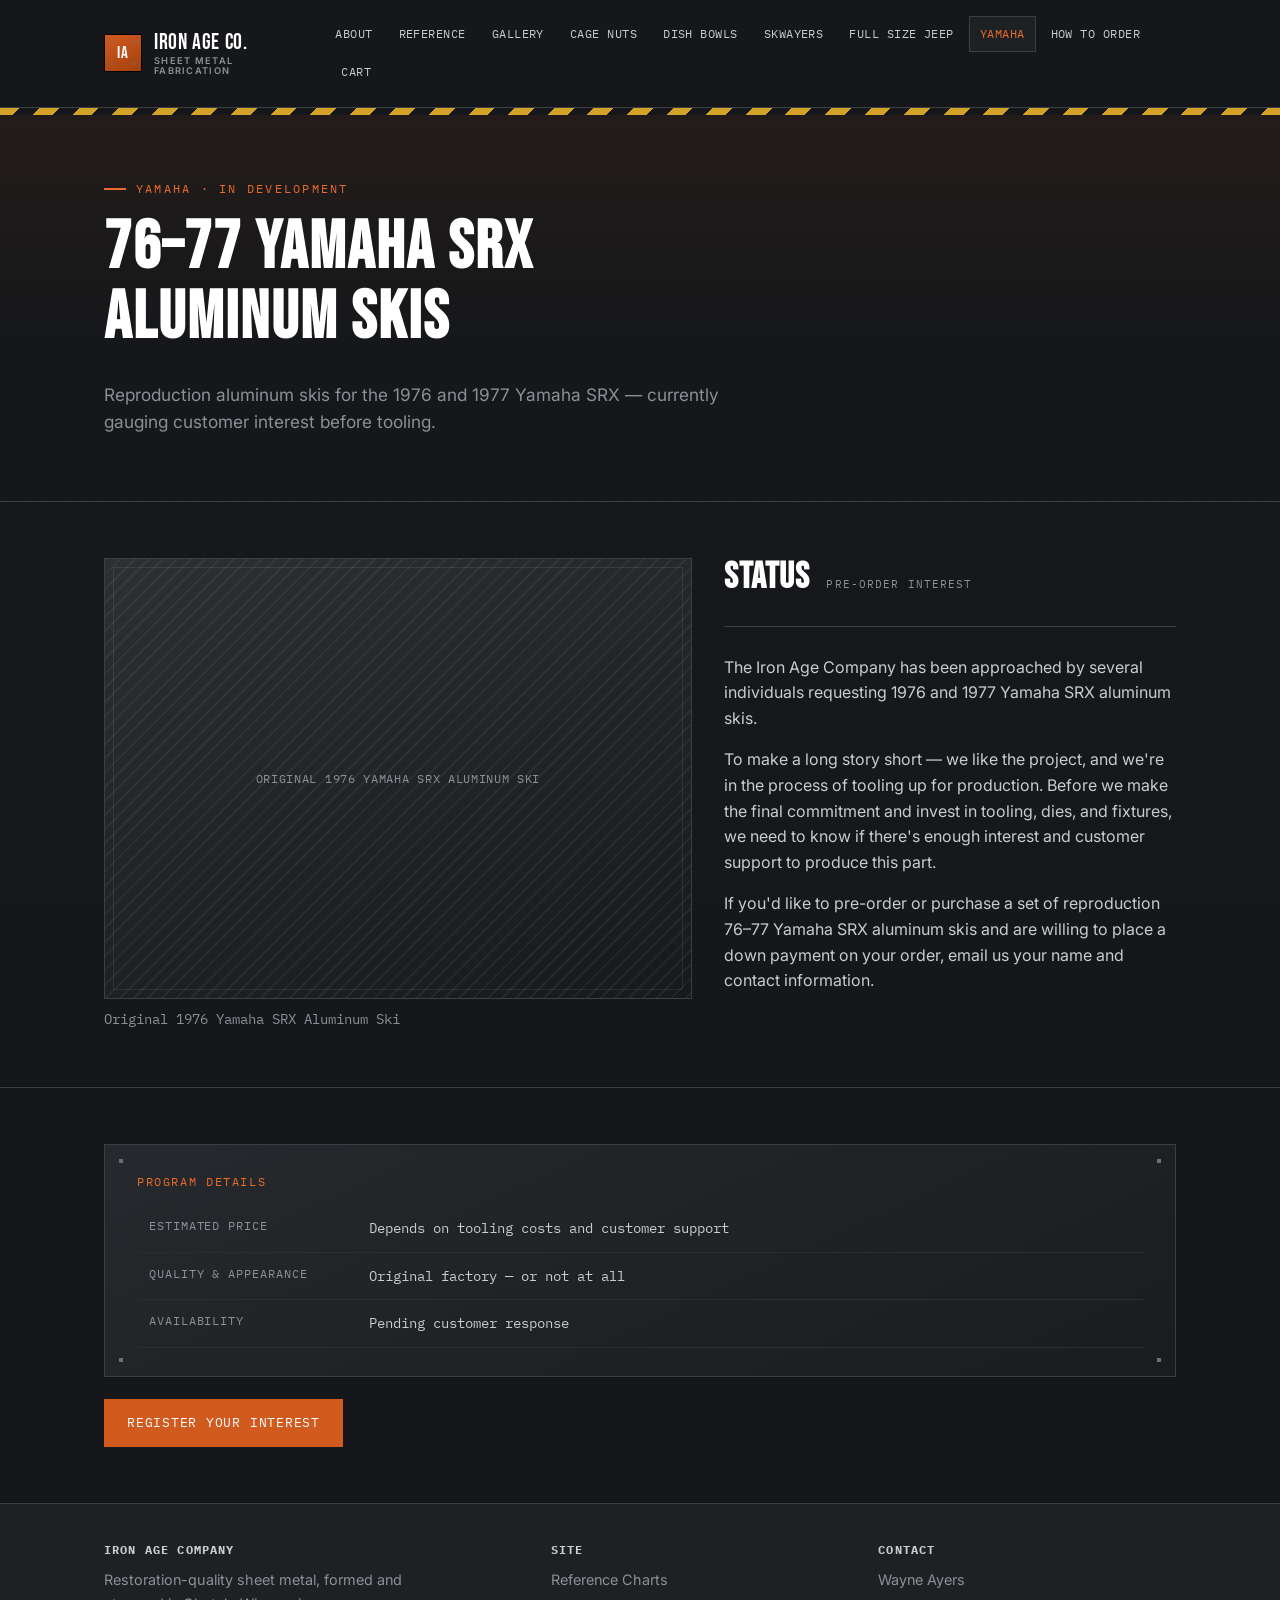
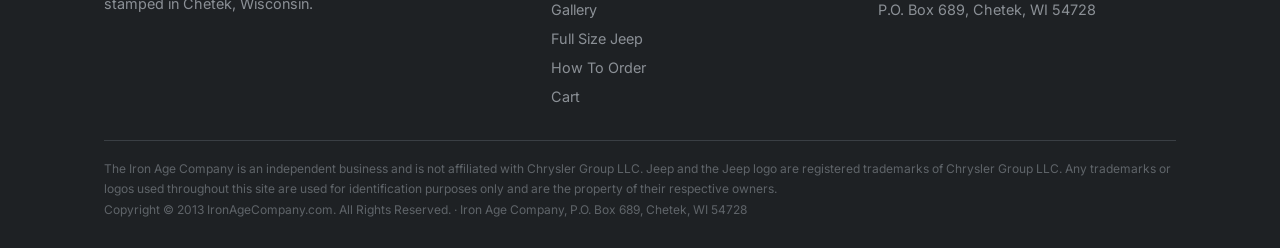
<file: yamaha.html>
<!DOCTYPE html>
<html lang="en">
<head>
<meta charset="UTF-8">
<meta name="viewport" content="width=device-width, initial-scale=1.0">
<title>Yamaha SRX Aluminum Skis — Iron Age Company</title>
<link rel="stylesheet" href="css/styles.css">
</head>
<body>

<header class="site">
  <div class="nav-bar">
    <a class="brand" href="index.html" style="text-decoration:none;">
      <span class="mark">IA</span>
      <span class="name">IRON AGE CO.<small>SHEET METAL FABRICATION</small></span>
    </a>
    <button class="nav-toggle" aria-label="Toggle menu" aria-expanded="false">
      <span></span><span></span><span></span>
    </button>
    <nav class="primary">
      <a href="index.html">About</a>
      <a href="reference.html">Reference</a>
      <a href="gallery.html">Gallery</a>
      <a href="cage-nuts.html">Cage Nuts</a>
      <a href="dish-bowls.html">Dish Bowls</a>
      <a href="skwayers.html">Skwayers</a>
      <a href="full-size-jeep.html">Full Size Jeep</a>
      <a class="active" href="yamaha.html">Yamaha</a>
      <a href="how-to-order.html">How To Order</a>
          <a class="cart-link" href="cart.html">Cart<span id="cart-count" class="cart-badge">0</span></a>
    </nav>
  </div>
  <div class="nav-scrim"></div>
</header>

<div class="hazard"></div>

<section class="hero">
  <div class="wrap">
    <div class="eyebrow">Yamaha · In Development</div>
    <h1>76–77 Yamaha SRX Aluminum Skis</h1>
    <p class="sub">Reproduction aluminum skis for the 1976 and 1977 Yamaha SRX — currently gauging customer interest before tooling.</p>
  </div>
</section>

<section>
  <div class="wrap grid-2">
    <figure>
      <div class="photo"><span>Original 1976 Yamaha SRX Aluminum Ski</span></div>
      <figcaption>Original 1976 Yamaha SRX Aluminum Ski</figcaption>
    </figure>
    <div>
      <div class="section-head">
        <h2>Status</h2>
        <span class="tag">Pre-Order Interest</span>
      </div>
      <p>The Iron Age Company has been approached by several individuals requesting 1976 and 1977 Yamaha SRX aluminum skis.</p>
      <p>To make a long story short — we like the project, and we're in the process of tooling up for production. Before we make the final commitment and invest in tooling, dies, and fixtures, we need to know if there's enough interest and customer support to produce this part.</p>
      <p>If you'd like to pre-order or purchase a set of reproduction 76–77 Yamaha SRX aluminum skis and are willing to place a down payment on your order, email us your name and contact information.</p>
    </div>
  </div>
</section>

<section>
  <div class="wrap">
    <div class="plate">
      <span class="kicker">Program Details</span>
      <table class="spec" style="margin-top:14px;">
        <tbody>
          <tr><td style="width:220px; color:var(--steel-dim); text-transform:uppercase; font-size:.72rem; letter-spacing:.08em;">Estimated Price</td><td>Depends on tooling costs and customer support</td></tr>
          <tr><td style="color:var(--steel-dim); text-transform:uppercase; font-size:.72rem; letter-spacing:.08em;">Quality &amp; Appearance</td><td>Original factory — or not at all</td></tr>
          <tr><td style="color:var(--steel-dim); text-transform:uppercase; font-size:.72rem; letter-spacing:.08em;">Availability</td><td>Pending customer response</td></tr>
        </tbody>
      </table>
    </div>
    <div style="margin-top:22px;">
      <a class="btn" href="how-to-order.html">Register Your Interest</a>
    </div>
  </div>
</section>

<footer class="site">
  <div class="wrap">
    <div class="foot-grid">
      <div>
        <h4>Iron Age Company</h4>
        <p style="color:var(--steel-dim); font-size:.9rem; max-width:34ch;">Restoration-quality sheet metal, formed and stamped in Chetek, Wisconsin.</p>
      </div>
      <div>
        <h4>Site</h4>
        <a href="reference.html">Reference Charts</a>
        <a href="gallery.html">Gallery</a>
        <a href="full-size-jeep.html">Full Size Jeep</a>
        <a href="how-to-order.html">How To Order</a>
        <a href="cart.html">Cart</a>
      </div>
      <div>
        <h4>Contact</h4>
        <a href="index.html">Wayne Ayers</a>
        <a href="index.html">P.O. Box 689, Chetek, WI 54728</a>
      </div>
    </div>
    <div class="fine">
      The Iron Age Company is an independent business and is not affiliated with Chrysler Group LLC. Jeep and the Jeep logo are registered trademarks of Chrysler Group LLC. Any trademarks or logos used throughout this site are used for identification purposes only and are the property of their respective owners.<br>
      Copyright © 2013 IronAgeCompany.com. All Rights Reserved. · Iron Age Company, P.O. Box 689, Chetek, WI 54728
    </div>
  </div>
</footer>

<script src="js/cart.js"></script>
<script src="js/nav.js"></script>
</body>
</html>
</file>
<file: css/styles.css>
/* ==========================================================================
   IRON AGE COMPANY — stylesheet
   Palette:
     --black:      #15171a  (shop floor)
     --panel:      #1e2124  (gunmetal panel)
     --panel-2:    #26292d  (raised plate)
     --line:       #3a3f44  (steel edge)
     --steel:      #c7ccd1  (raw steel text)
     --steel-dim:  #8b9096  (dimmed steel)
     --orange:     #d15a1f  (torch-cut / weld orange)
     --yellow:     #e8b229  (safety yellow)
   Type: Bebas Neue (display / stamped), Inter (body), IBM Plex Mono (specs)
   ========================================================================== */

@import url('https://fonts.googleapis.com/css2?family=Bebas+Neue&family=Inter:wght@400;500;600;700&family=IBM+Plex+Mono:wght@400;500;600&display=swap');

:root{
  --black:#15171a;
  --panel:#1e2124;
  --panel-2:#26292d;
  --line:#3a3f44;
  --steel:#c7ccd1;
  --steel-dim:#8b9096;
  --orange:#d15a1f;
  --orange-bright:#ea6a28;
  --yellow:#e8b229;
}

*{ box-sizing:border-box; }
html{ scroll-behavior:smooth; }
body{
  margin:0;
  background:var(--black);
  color:var(--steel);
  font-family:'Inter',sans-serif;
  font-size:16px;
  line-height:1.6;
}
body::before{
  /* faint brushed-steel texture */
  content:"";
  position:fixed; inset:0;
  pointer-events:none;
  background-image:repeating-linear-gradient(115deg, rgba(255,255,255,.012) 0px, rgba(255,255,255,.012) 1px, transparent 1px, transparent 3px);
  z-index:0;
}

h1,h2,h3,h4{
  font-family:'Bebas Neue',sans-serif;
  letter-spacing:.03em;
  color:#fff;
  margin:0 0 .4em 0;
  line-height:1.05;
}
h1{ font-size:clamp(2.4rem,6vw,4.2rem); }
h2{ font-size:clamp(1.6rem,3.4vw,2.3rem); }
h3{ font-size:1.3rem; }
a{ color:var(--orange-bright); text-decoration:none; }
a:hover{ text-decoration:underline; }
a:focus-visible, button:focus-visible{
  outline:2px solid var(--yellow);
  outline-offset:2px;
}
p{ margin:0 0 1em 0; color:var(--steel); }
code, .mono{ font-family:'IBM Plex Mono',monospace; }

.wrap{ max-width:1120px; margin:0 auto; padding:0 24px; }

/* ---------- hazard divider (used sparingly) ---------- */
.hazard{
  height:7px;
  width:100%;
  background:repeating-linear-gradient(135deg, var(--yellow) 0 14px, #15171a 14px 28px);
  opacity:.9;
}

/* ---------- top nameplate / nav ---------- */
header.site{
  position:sticky; top:0; z-index:50;
  background:var(--black);
  border-bottom:1px solid var(--line);
}
.nav-bar{
  display:flex; align-items:center; justify-content:space-between;
  padding:16px 24px;
  max-width:1120px; margin:0 auto;
  gap:20px;
}
.brand{
  display:flex; align-items:center; gap:12px;
  color:#fff; font-family:'Bebas Neue',sans-serif;
  letter-spacing:.04em;
}
.brand .mark{
  width:38px; height:38px;
  background:
    radial-gradient(circle 2.5px at 7px 7px, #6b7075 60%, transparent 62%),
    radial-gradient(circle 2.5px at calc(100% - 7px) 7px, #6b7075 60%, transparent 62%),
    radial-gradient(circle 2.5px at 7px calc(100% - 7px), #6b7075 60%, transparent 62%),
    radial-gradient(circle 2.5px at calc(100% - 7px) calc(100% - 7px), #6b7075 60%, transparent 62%),
    linear-gradient(155deg, var(--orange), #a3410f);
  border:1px solid #000;
  display:flex; align-items:center; justify-content:center;
  color:#fff; font-size:1.05rem;
  flex:none;
}
.brand .name{ font-size:1.35rem; line-height:1; }
.brand .name small{
  display:block; font-family:'Inter',sans-serif; letter-spacing:.14em;
  font-size:.58rem; color:var(--steel-dim); font-weight:600; margin-top:3px;
}
nav.primary{
  display:flex; flex-wrap:wrap; gap:2px 4px;
}
nav.primary a{
  color:var(--steel);
  font-family:'IBM Plex Mono',monospace;
  font-size:.72rem;
  letter-spacing:.04em;
  text-transform:uppercase;
  padding:8px 10px;
  border:1px solid transparent;
  text-decoration:none;
}
nav.primary a:hover{
  color:#fff; border-color:var(--line); background:var(--panel);
}
nav.primary a.active{
  color:var(--orange-bright);
  border-color:var(--line);
  background:var(--panel);
}


/* ---------- mobile nav toggle ---------- */
.nav-toggle{
  display:none;
  flex:none;
  width:40px; height:34px;
  background:transparent;
  border:1px solid var(--line);
  padding:0;
  position:relative;
  cursor:pointer;
}
.nav-toggle span{
  position:absolute; left:9px; right:9px;
  height:2px; background:var(--steel);
  transition:transform .2s ease, opacity .2s ease;
}
.nav-toggle span:nth-child(1){ top:11px; }
.nav-toggle span:nth-child(2){ top:17px; }
.nav-toggle span:nth-child(3){ top:23px; }
.nav-toggle[aria-expanded="true"] span:nth-child(1){ transform:translateY(6px) rotate(45deg); }
.nav-toggle[aria-expanded="true"] span:nth-child(2){ opacity:0; }
.nav-toggle[aria-expanded="true"] span:nth-child(3){ transform:translateY(-6px) rotate(-45deg); }
.nav-toggle:focus-visible{ outline:2px solid var(--yellow); outline-offset:2px; }

.nav-scrim{
  display:none;
  position:fixed; inset:0;
  background:rgba(0,0,0,.6);
  z-index:55;
}
.nav-scrim.open{ display:block; }

@media (max-width:860px){
  .nav-toggle{ display:block; }
  nav.primary{
    position:fixed;
    top:0; right:0;
    height:100vh;
    width:min(78vw,320px);
    margin:0;
    background:var(--black);
    border-left:1px solid var(--line);
    flex-direction:column;
    flex-wrap:nowrap;
    align-items:stretch;
    gap:0;
    padding:80px 20px 24px;
    transform:translateX(100%);
    transition:transform .25s ease;
    z-index:60;
    overflow-y:auto;
  }
  nav.primary.open{ transform:translateX(0); }
  nav.primary a{
    padding:14px 6px;
    border-bottom:1px solid var(--line);
    font-size:.82rem;
  }
  nav.primary a:hover{ background:transparent; border-color:var(--line); }
  nav.primary a.cart-link{
    margin-top:10px;
    justify-content:flex-start;
  }
  body.nav-open{ overflow:hidden; }
}
/* ---------- hero ---------- */
.hero{
  padding:64px 24px 48px;
  position:relative;
  border-bottom:1px solid var(--line);
  background:
    linear-gradient(180deg, rgba(209,90,31,.08), transparent 60%),
    var(--black);
}
.hero .eyebrow{
  font-family:'IBM Plex Mono',monospace;
  color:var(--orange-bright);
  font-size:.78rem;
  letter-spacing:.18em;
  text-transform:uppercase;
  margin-bottom:14px;
  display:flex; align-items:center; gap:10px;
}
.hero .eyebrow::before{
  content:""; width:22px; height:2px; background:var(--orange-bright);
}
.hero h1{ max-width:16ch; }
.hero .sub{
  max-width:60ch; color:var(--steel-dim); font-size:1.08rem; margin-top:8px;
}

/* ---------- section ---------- */
section{ padding:56px 24px; border-bottom:1px solid var(--line); }
section.tight{ padding:36px 24px; }
section:last-of-type{ border-bottom:none; }
.section-head{
  display:flex; align-items:baseline; gap:16px; margin-bottom:28px;
  border-bottom:1px solid var(--line); padding-bottom:14px;
}
.section-head .tag{
  font-family:'IBM Plex Mono',monospace; font-size:.7rem; color:var(--steel-dim);
  letter-spacing:.1em; text-transform:uppercase; white-space:nowrap;
}

/* ---------- spec plate: signature component ---------- */
.plate{
  background:
    radial-gradient(circle 4px at 16px 16px, #6b7075 60%, transparent 62%),
    radial-gradient(circle 4px at calc(100% - 16px) 16px, #6b7075 60%, transparent 62%),
    radial-gradient(circle 4px at 16px calc(100% - 16px), #6b7075 60%, transparent 62%),
    radial-gradient(circle 4px at calc(100% - 16px) calc(100% - 16px), #6b7075 60%, transparent 62%),
    linear-gradient(155deg, var(--panel-2), #1a1c1e);
  border:1px solid var(--line);
  padding:28px 32px;
}
.plate + .plate{ margin-top:18px; }

/* ---------- content blocks ---------- */
.lede{ font-size:1.1rem; color:var(--steel); max-width:70ch; }
.grid-2{ display:grid; grid-template-columns:1.3fr 1fr; gap:32px; }
.grid-3{ display:grid; grid-template-columns:repeat(3,1fr); gap:20px; }
@media (max-width:860px){
  .grid-2{ grid-template-columns:1fr; }
  .grid-3{ grid-template-columns:1fr 1fr; }
}
@media (max-width:560px){
  .grid-3{ grid-template-columns:1fr; }
}

/* timeline (jeep ownership history) */
.timeline{ list-style:none; margin:0; padding:0; }
.timeline li{
  display:grid; grid-template-columns:150px 1fr; gap:16px;
  padding:12px 0; border-bottom:1px dashed var(--line);
  align-items:baseline;
}
.timeline li:last-child{ border-bottom:none; }
.timeline .yr{
  font-family:'IBM Plex Mono',monospace; color:var(--orange-bright); font-size:.92rem;
}
.timeline .who{ color:var(--steel); }

/* checklist */
.checklist{ list-style:none; margin:0; padding:0; display:grid; gap:10px; }
.checklist li{
  padding-left:26px; position:relative; color:var(--steel);
}
.checklist li::before{
  content:"✓"; position:absolute; left:0; top:0;
  color:var(--orange-bright); font-family:'IBM Plex Mono',monospace; font-weight:600;
}

/* model list chips */
.model-list{ display:flex; flex-wrap:wrap; gap:8px; }
.model-list span{
  font-family:'IBM Plex Mono',monospace; font-size:.78rem;
  border:1px solid var(--line); padding:6px 10px; color:var(--steel-dim);
}

/* photo plate (placeholder for product/gallery photography) */
.photo{
  aspect-ratio:4/3;
  background:
    repeating-linear-gradient(135deg, rgba(255,255,255,.05) 0 2px, transparent 2px 10px),
    linear-gradient(160deg,#2c3033,#17191b);
  border:1px solid var(--line);
  display:flex; align-items:center; justify-content:center;
  text-align:center;
  position:relative;
}
.photo span{
  font-family:'IBM Plex Mono',monospace;
  font-size:.72rem; letter-spacing:.06em; text-transform:uppercase;
  color:var(--steel-dim); padding:0 16px;
}
.photo::after{
  content:""; position:absolute; inset:8px;
  border:1px solid rgba(255,255,255,.08);
  pointer-events:none;
}
figure{ margin:0; }
figcaption{
  margin-top:10px; font-size:.85rem; color:var(--steel-dim);
  font-family:'IBM Plex Mono',monospace;
}

/* parts / pricing table */
table.spec{
  width:100%; border-collapse:collapse;
  font-family:'IBM Plex Mono',monospace; font-size:.88rem;
}
table.spec th{
  text-align:left; color:var(--steel-dim); font-weight:600;
  text-transform:uppercase; font-size:.7rem; letter-spacing:.08em;
  border-bottom:1px solid var(--line); padding:10px 12px;
}
table.spec td{
  padding:12px; border-bottom:1px solid #2a2d31; color:var(--steel);
  vertical-align:top;
}
table.spec tr:hover td{ background:rgba(209,90,31,.06); }
table.spec .part{ color:var(--orange-bright); font-weight:600; }
table.spec .price{ color:#fff; text-align:right; white-space:nowrap; }

/* callout / note strip */
.note{
  border-left:3px solid var(--orange);
  background:var(--panel);
  padding:16px 18px;
  font-size:.92rem; color:var(--steel-dim);
}
.note strong{ color:var(--steel); }

/* buttons */
.btn{
  display:inline-flex; align-items:center; gap:10px;
  font-family:'IBM Plex Mono',monospace; font-size:.8rem; letter-spacing:.06em;
  text-transform:uppercase; text-decoration:none;
  padding:13px 22px; border:1px solid var(--orange);
  color:#fff; background:var(--orange);
  transition:background .15s,color .15s;
}
.btn:hover{ background:transparent; color:var(--orange-bright); text-decoration:none; }
.btn.ghost{ background:transparent; color:var(--steel); border-color:var(--line); }
.btn.ghost:hover{ border-color:var(--steel); color:#fff; }

/* stamped price tag */
.pricetag{
  display:inline-block;
  font-family:'Bebas Neue',sans-serif;
  font-size:1.4rem; color:#fff;
  background:var(--panel-2);
  border:1px solid var(--line);
  padding:6px 16px;
  letter-spacing:.02em;
}
.pricetag small{
  font-family:'IBM Plex Mono',monospace; font-size:.6rem; color:var(--steel-dim);
  text-transform:uppercase; margin-left:6px;
}

/* footer */
footer.site{
  background:var(--panel);
  border-top:1px solid var(--line);
  padding:40px 24px 28px;
}
footer.site .foot-grid{
  display:grid; grid-template-columns:1.4fr 1fr 1fr; gap:30px;
  margin-bottom:26px;
}
@media (max-width:760px){ footer.site .foot-grid{ grid-template-columns:1fr; } }
footer.site h4{ color:var(--steel); font-family:'IBM Plex Mono',monospace; font-size:.72rem; letter-spacing:.1em; text-transform:uppercase; margin-bottom:12px;}
footer.site a{ color:var(--steel-dim); display:block; margin-bottom:6px; font-size:.9rem; }
footer.site a:hover{ color:var(--orange-bright); }
.fine{
  font-size:.75rem; color:#5f6469; line-height:1.7;
  border-top:1px solid var(--line); padding-top:18px;
}

/* ---------- cart: nav icon + badge ---------- */
.cart-link{
  display:inline-flex; align-items:center; gap:6px;
  color:var(--steel);
  font-family:'IBM Plex Mono',monospace;
  font-size:.72rem;
  letter-spacing:.04em;
  text-transform:uppercase;
  padding:8px 10px;
  border:1px solid var(--line);
  text-decoration:none;
  margin-left:6px;
}
.cart-link:hover{ color:#fff; background:var(--panel); text-decoration:none; }
.cart-badge{
  display:none;
  align-items:center; justify-content:center;
  min-width:18px; height:18px; padding:0 4px;
  background:var(--orange-bright); color:#fff;
  font-family:'IBM Plex Mono',monospace; font-size:.68rem; font-weight:600;
  border-radius:2px;
}

/* ---------- cart: add-to-cart controls in pricing tables ---------- */
.qty-input{
  width:56px; padding:6px 8px;
  background:var(--panel); border:1px solid var(--line); color:var(--steel);
  font-family:'IBM Plex Mono',monospace; font-size:.85rem;
}
.qty-input:focus-visible{ outline:2px solid var(--yellow); outline-offset:1px; }
.btn-add{
  font-family:'IBM Plex Mono',monospace; font-size:.72rem; letter-spacing:.04em;
  text-transform:uppercase; padding:8px 14px;
  border:1px solid var(--orange); background:transparent; color:var(--orange-bright);
  cursor:pointer; transition:background .15s, color .15s; white-space:nowrap;
}
.btn-add:hover{ background:var(--orange); color:#fff; }
.btn-add:disabled{ opacity:.7; cursor:default; }

/* breadcrumb-ish page kicker inside plates */
.kicker{
  font-family:'IBM Plex Mono',monospace; font-size:.72rem; color:var(--orange-bright);
  letter-spacing:.14em; text-transform:uppercase; margin-bottom:10px; display:block;
}
</file>
